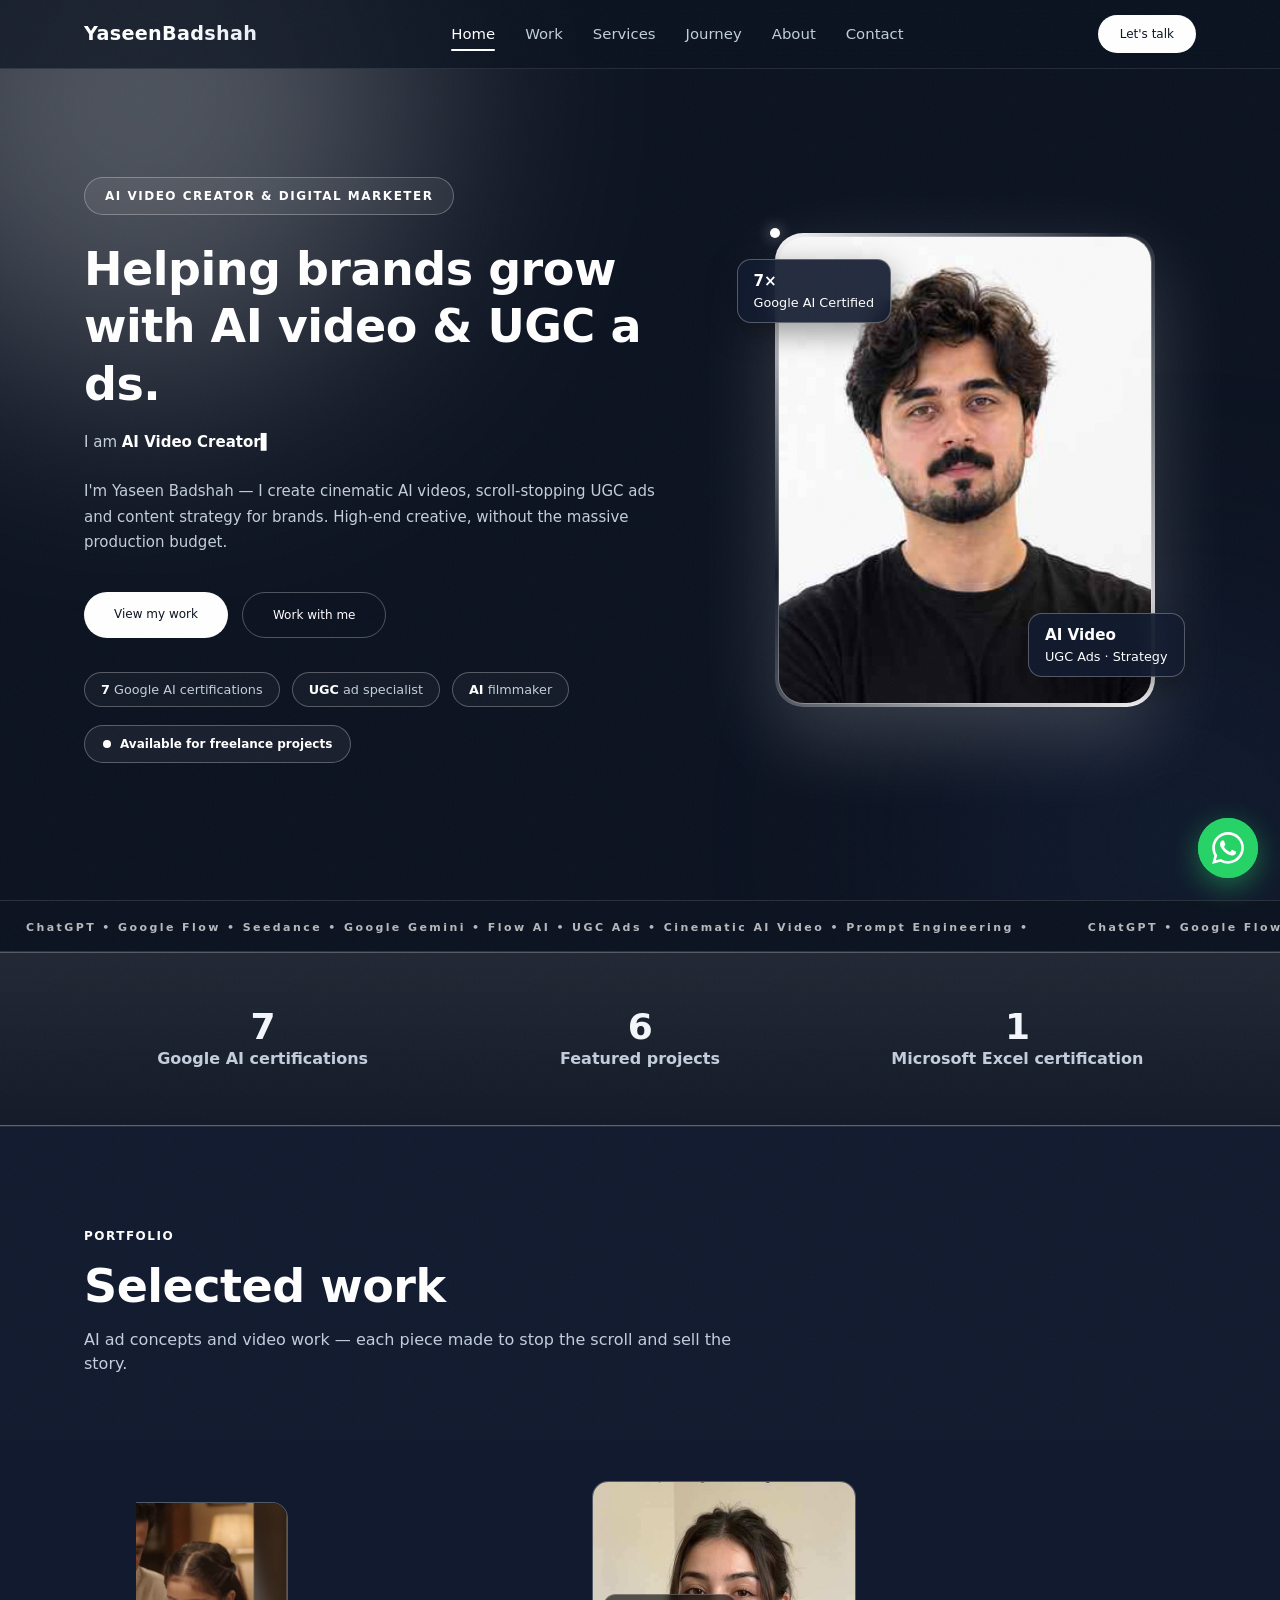
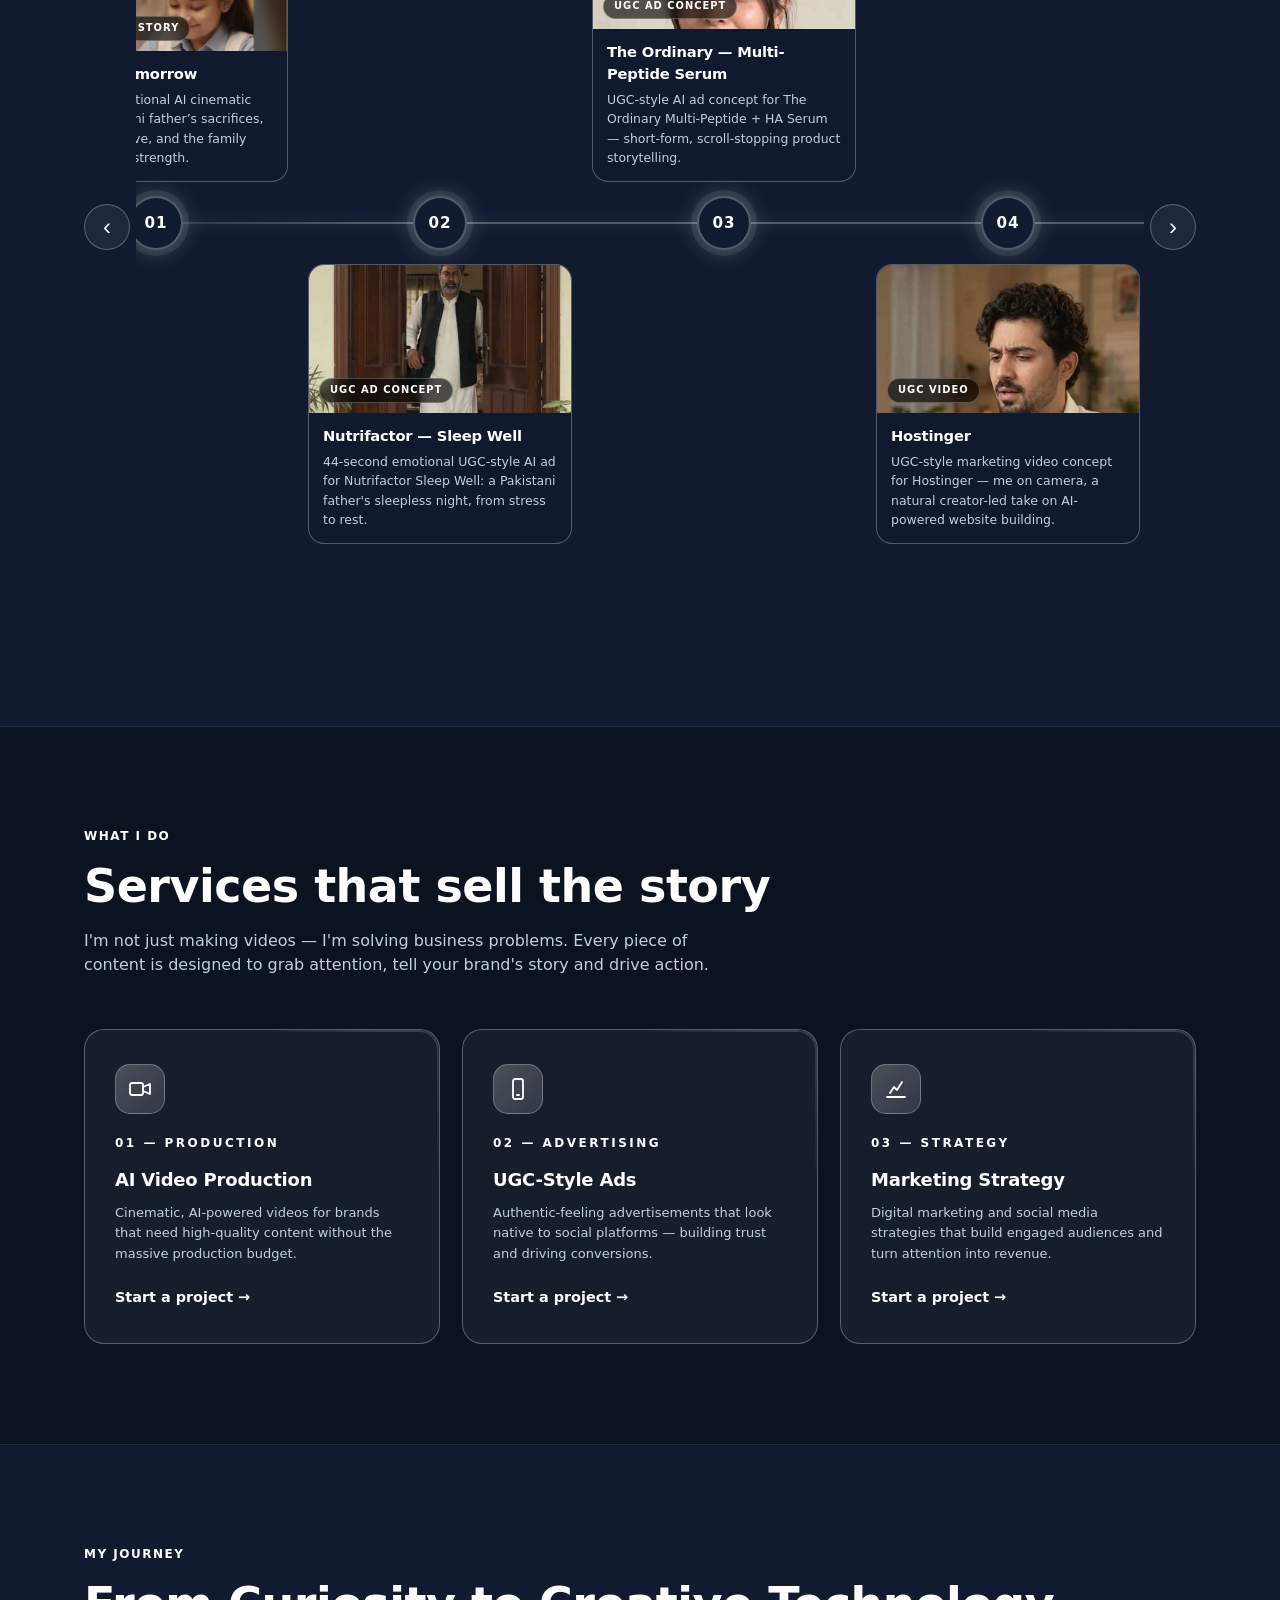
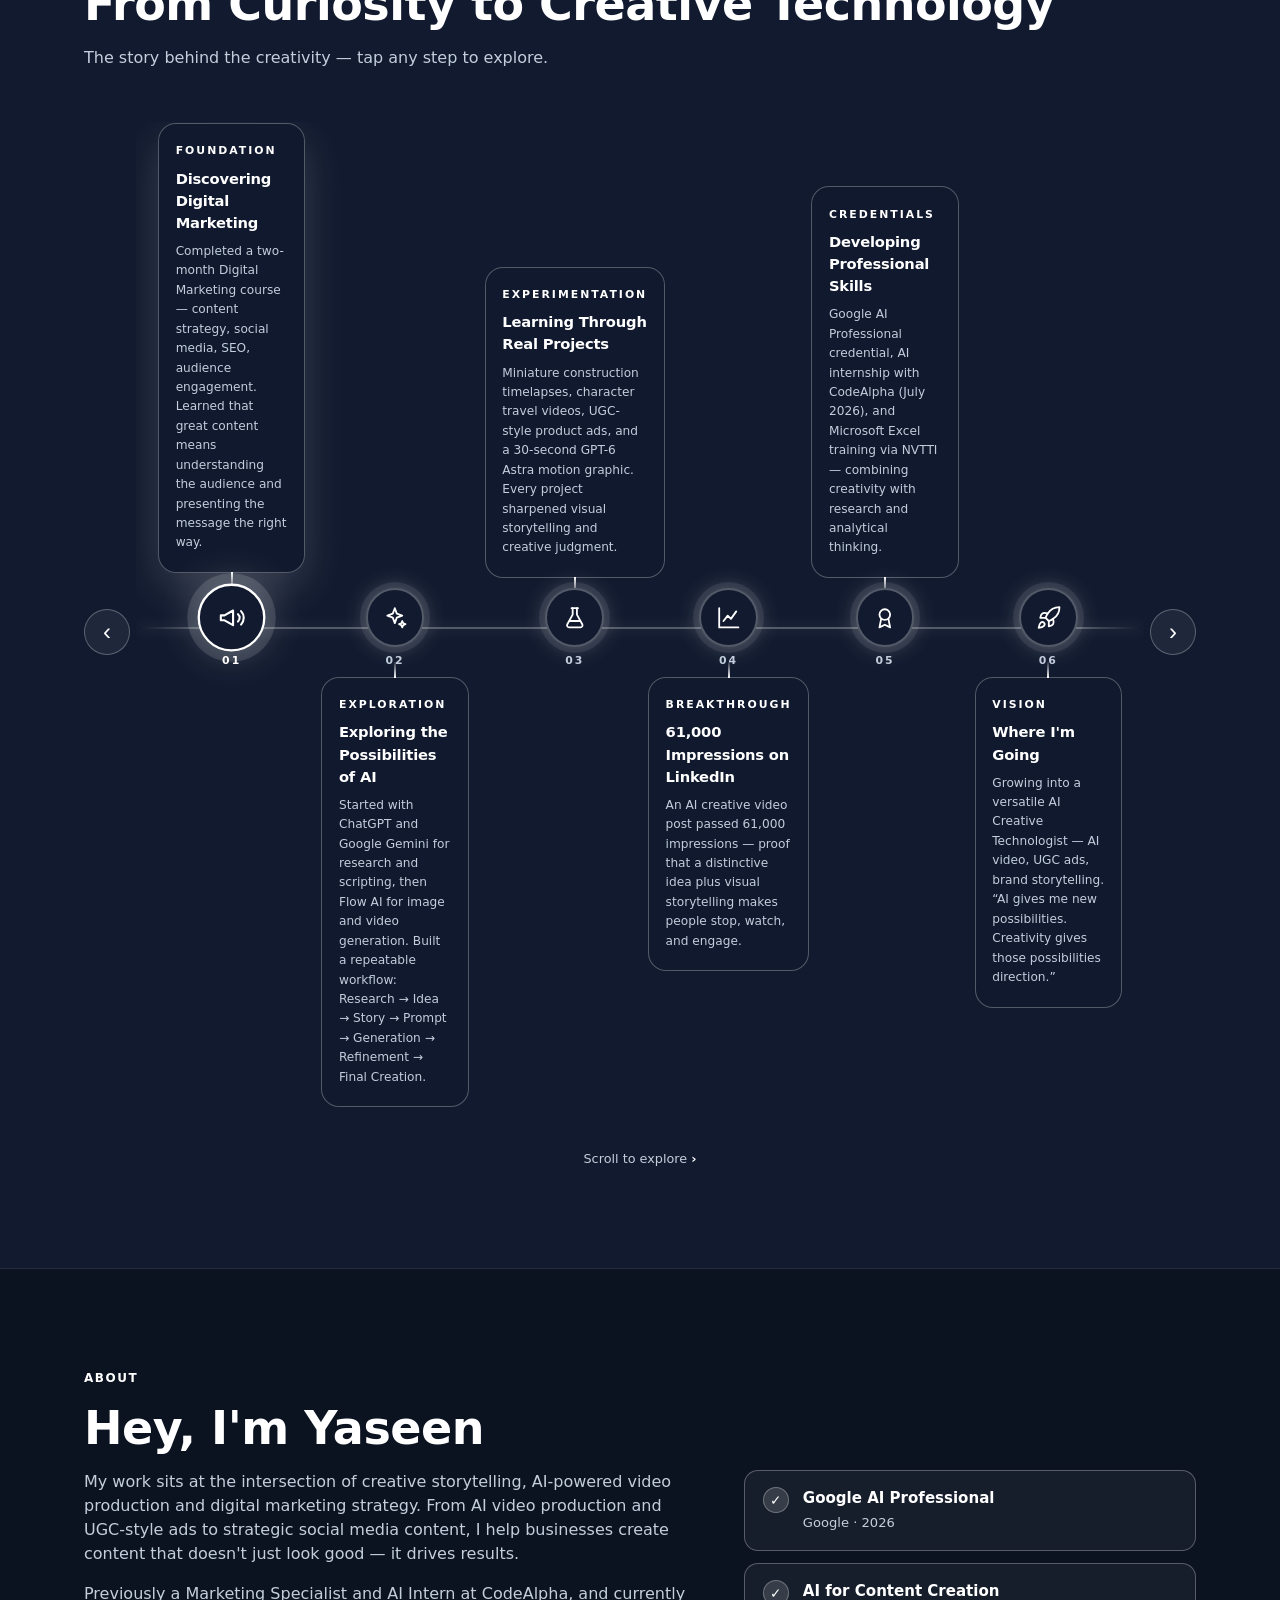
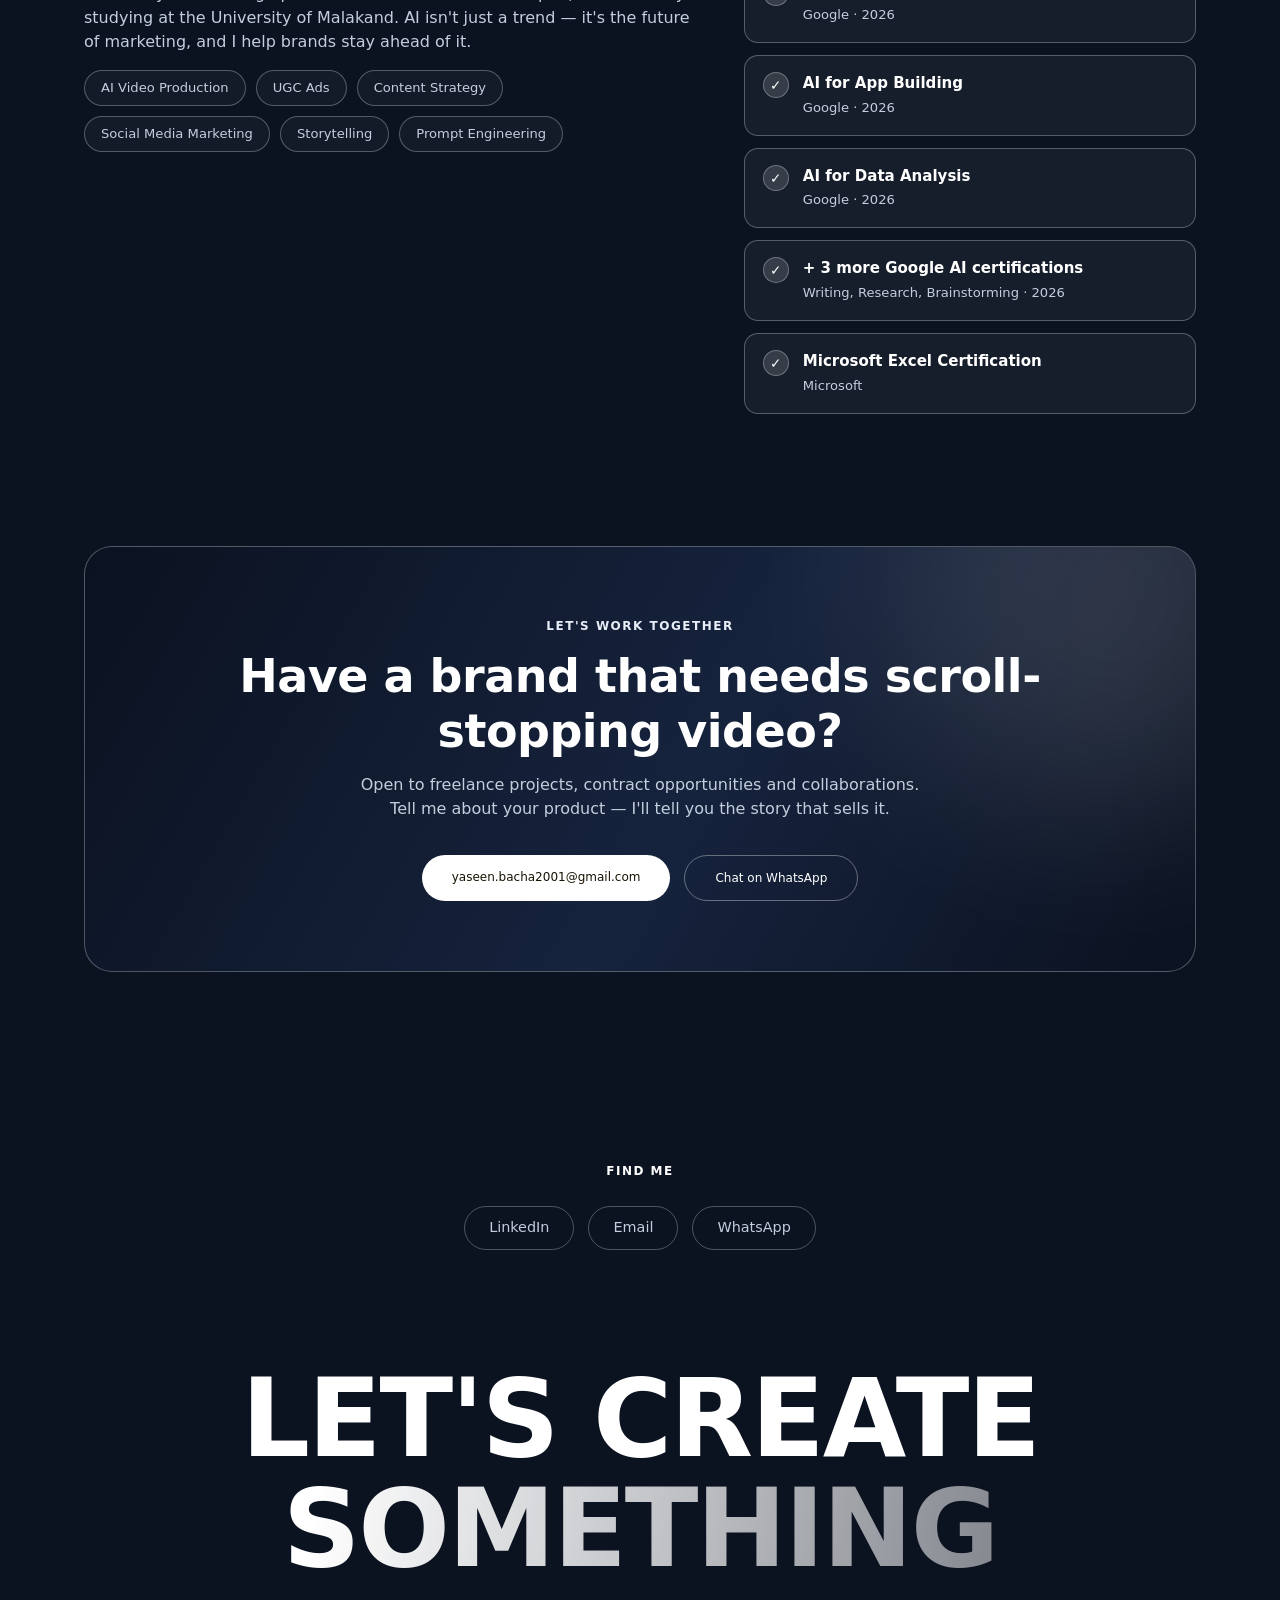
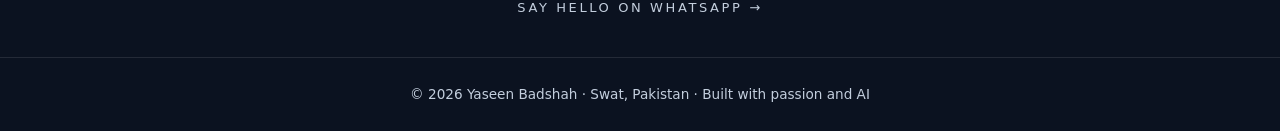
<file: index.html>
<!DOCTYPE html><html lang="en"><head><meta charset="UTF-8" /><meta name="viewport" content="width=device-width, initial-scale=1.0" /><title>Yaseen Badshah — AI Video Creator | UGC Ads & Cinematic AI Video</title><meta name="description" content="AI video creator helping brands grow with cinematic AI videos, AI UGC ads and AI product videos. Digital marketing strategy that turns views into customers." /><link rel="canonical" href="https://yaseenbadshahai.github.io/portfolio-website/" /><meta name="robots" content="index, follow" /><meta name="theme-color" content="#0b1220" /><meta property="og:type" content="website" /><meta property="og:site_name" content="Yaseen Badshah — AI Video Creator" /><meta property="og:title" content="Yaseen Badshah — AI Video Creator | UGC Ads & Cinematic AI Video" /><meta property="og:description" content="Cinematic AI videos, AI UGC ads and AI product videos for brands that want to grow." /><meta property="og:url" content="https://yaseenbadshahai.github.io/portfolio-website/" /><meta name="twitter:card" content="summary" /><meta name="twitter:title" content="Yaseen Badshah — AI Video Creator | UGC Ads & Cinematic AI Video" /><meta name="twitter:description" content="Cinematic AI videos, AI UGC ads and AI product videos for brands that want to grow." /><script type="application/ld+json">{"@context":"https://schema.org","@type":"Person","name":"Yaseen Badshah","jobTitle":"AI Video Creator & Digital Marketer","url":"https://yaseenbadshahai.github.io/portfolio-website/","description":"Helps brands grow with cinematic AI videos, AI UGC ads and AI product videos.","knowsAbout":["AI video creation","UGC ads","AI UGC ads","cinematic AI video","AI product video","digital marketing"]}</script><link rel="icon" href="data:image/svg+xml,%3Csvg xmlns='http://www.w3.org/2000/svg' viewBox='0 0 64 64'%3E%3Crect width='64' height='64' rx='14' fill='%230b1220'/%3E%3Ctext x='32' y='44' font-family='Arial' font-size='34' font-weight='bold' fill='white' text-anchor='middle'%3EY%3C/text%3E%3C/svg%3E"><link rel="stylesheet" href="styles.css"></head><body><div id="pb"></div><div class="gr" aria-hidden="true"></div><div class="cd" aria-hidden="true"></div><div class="cr" aria-hidden="true"></div><nav><div class="wrap"><a class="logo" href="#top">Yaseen<span>Badshah</span></a><button class="burger" id="burger" aria-label="Menu">☰</button><div class="links" id="navLinks"><a href="#top">Home</a><a href="#work">Work</a><a href="#services">Services</a><a href="#journey">Journey</a><a href="#about">About</a><a href="#contact">Contact</a></div><a class="btn" href="#contact">Let's talk</a></div></nav><header id="top"><div class="hero-glow hg1"></div><div class="hero-glow hg2"></div><div class="wrap hero-grid"><div><span class="eyebrow reveal">AI Video Creator &amp; Digital Marketer</span><h1 class="reveal">Helping brands grow <span class="grad">with AI video & UGC ads.</span></h1><div class="rl">I am&nbsp;<span id="sc"></span><span class="ct">▌</span></div><p class="sub reveal">I'm Yaseen Badshah — I create cinematic AI videos, scroll-stopping UGC ads and content strategy for brands. High-end creative, without the massive production budget.</p><div class="cta reveal"><a class="btn" href="#work">View my work</a><a class="btn ghost" href="#contact">Work with me</a></div><div class="hero-badges reveal"><span><b>7</b> Google AI certifications</span><span><b>UGC</b> ad specialist</span><span><b>AI</b> filmmaker</span></div><div><span class="av"><i></i>Available for freelance projects</span></div></div><div class="portrait-wrap reveal"><div class="portrait-frame"><span class="orbit-dot" aria-hidden="true"></span><img class="portrait" src="[data-uri]" alt="Yaseen Badshah" /></div><div class="float-card fc1"><b>7×</b>Google AI Certified</div><div class="float-card fc2"><b>AI Video</b>UGC Ads · Strategy</div></div></div></header><div class="mq" aria-hidden="true"><div><span>ChatGPT • Google Flow • Seedance • Google Gemini • Flow AI • UGC Ads • Cinematic AI Video • Prompt Engineering • </span></div></div><div class="stat-band"><div class="wrap"><div class="stat reveal"><b>7</b><span>Google AI certifications</span></div><div class="stat reveal"><b>6</b><span>Featured projects</span></div><div class="stat reveal"><b>1</b><span>Microsoft Excel certification</span></div></div></div><section id="work"><div class="wrap"><div class="eyebrow2 reveal">Portfolio</div><h2 class="reveal">Selected <span class="grad">work</span></h2><p class="lead reveal">AI ad concepts and video work — each piece made to stop the scroll and sell the story.</p><div class="journey reveal" id="workJourney"><button class="w-arrow j-prev" aria-label="Scroll work left">&#8249;</button><div class="j-scroll" id="wScroll"><div class="w-strip"><div class="j-line" aria-hidden="true"></div><div class="w-item"><div class="w-slot w-above"><a class="w-card" href="https://lnkd.in/p/dkM9ERg8" target="_blank" rel="noopener"><span class="w-thumb"><img src="[data-uri]" alt="For Their Tomorrow — father and daughter at the table" loading="lazy"><span class="w-tag">AI cinematic story</span></span><span class="w-body"><span class="w-title">For Their Tomorrow</span><span class="w-desc">43-second emotional AI cinematic story: a Pakistani father’s sacrifices, a daughter’s love, and the family that gives him strength.</span></span></a></div><div class="w-node"><span class="w-ring">01</span></div><div class="w-slot w-below"></div></div><div class="w-item"><div class="w-slot w-above"></div><div class="w-node"><span class="w-ring">02</span></div><div class="w-slot w-below"><a class="w-card" href="https://www.linkedin.com/feed/update/urn:li:activity:7514227326063239168/" target="_blank" rel="noopener"><span class="w-thumb"><img src="[data-uri]" alt="Nutrifactor Sleep Well ad" loading="lazy"><span class="w-tag">UGC ad concept</span></span><span class="w-body"><span class="w-title">Nutrifactor — Sleep Well</span><span class="w-desc">44-second emotional UGC-style AI ad for Nutrifactor Sleep Well: a Pakistani father&#x27;s sleepless night, from stress to rest.</span></span></a></div></div><div class="w-item"><div class="w-slot w-above"><a class="w-card" href="https://www.linkedin.com/feed/update/urn:li:activity:7512495942143627264/" target="_blank" rel="noopener"><span class="w-thumb"><img src="[data-uri]" alt="The Ordinary serum ad" loading="lazy"><span class="w-tag">UGC ad concept</span></span><span class="w-body"><span class="w-title">The Ordinary — Multi-Peptide Serum</span><span class="w-desc">UGC-style AI ad concept for The Ordinary Multi-Peptide + HA Serum — short-form, scroll-stopping product storytelling.</span></span></a></div><div class="w-node"><span class="w-ring">03</span></div><div class="w-slot w-below"></div></div><div class="w-item"><div class="w-slot w-above"></div><div class="w-node"><span class="w-ring">04</span></div><div class="w-slot w-below"><a class="w-card" href="https://www.linkedin.com/feed/update/urn:li:activity:7510031796843991040/" target="_blank" rel="noopener"><span class="w-thumb"><img src="[data-uri]" alt="Hostinger video" loading="lazy"><span class="w-tag">UGC video</span></span><span class="w-body"><span class="w-title">Hostinger</span><span class="w-desc">UGC-style marketing video concept for Hostinger — me on camera, a natural creator-led take on AI-powered website building.</span></span></a></div></div><div class="w-item"><div class="w-slot w-above"><a class="w-card" href="https://www.linkedin.com/feed/update/urn:li:activity:7514227282723364865/" target="_blank" rel="noopener"><span class="w-thumb"><img src="[data-uri]" alt="GPT-6 Astra motion graphic" loading="lazy"><span class="w-tag">Motion graphics</span></span><span class="w-body"><span class="w-title">GPT-6 Astra</span><span class="w-desc">30-second AI motion-graphic ad concept.</span></span></a></div><div class="w-node"><span class="w-ring">05</span></div><div class="w-slot w-below"></div></div><div class="w-item"><div class="w-slot w-above"></div><div class="w-node"><span class="w-ring">06</span></div><div class="w-slot w-below"><a class="w-card" href="https://www.linkedin.com/feed/update/urn:li:activity:7509677001197260800/" target="_blank" rel="noopener"><span class="w-thumb"><img src="[data-uri]" alt="Shoe brand story" loading="lazy"><span class="w-tag">UGC video</span></span><span class="w-body"><span class="w-title">Shoe Brand — UGC Video</span><span class="w-desc">UGC-style AI video ad crafted for a shoe brand campaign.</span></span></a></div></div><div class="w-item"><div class="w-slot w-above"><a class="w-card" href="https://www.linkedin.com/feed/update/urn:li:ugcPost:7480361943845781504/" target="_blank" rel="noopener"><span class="w-thumb"><img src="[data-uri]" alt="John the gorilla travel vlogger" loading="lazy"><span class="w-tag">AI vlog series</span></span><span class="w-body"><span class="w-title">John — Gorilla Travel Vlogger</span><span class="w-desc">AI-generated vlog-format video (Veo 3): John the gorilla explores Times Square, NYC.</span></span></a></div><div class="w-node"><span class="w-ring">07</span></div><div class="w-slot w-below"></div></div><div class="w-item"><div class="w-slot w-above"></div><div class="w-node"><span class="w-ring">08</span></div><div class="w-slot w-below"><a class="w-card" href="https://www.linkedin.com/feed/update/urn:li:activity:7518358966733729793/" target="_blank" rel="noopener"><span class="w-thumb"><img src="[data-uri]" alt="Nutrifactor Sleep Well UGC ad" loading="lazy"><span class="w-tag">AI UGC ad</span></span><span class="w-body"><span class="w-title">Nutrifactor — Sleep Well UGC Ad</span><span class="w-desc">50-second AI UGC-style ad for Nutrifactor Sleep Well — a father awake at 2 a.m., his new night routine, and a fresh morning. Hook, problem, product, result: built like a real creator video.</span></span></a></div></div></div></div><button class="w-arrow j-next" aria-label="Scroll work right">&#8250;</button></div></div></section><section id="services"><div class="wrap"><div class="eyebrow2 reveal">What I do</div><h2 class="reveal">Services that <span class="grad">sell the story</span></h2><p class="lead reveal">I'm not just making videos — I'm solving business problems. Every piece of content is designed to grab attention, tell your brand's story and drive action.</p><div class="grid3"><div class="card reveal"><div class="icon"><svg viewBox="0 0 24 24"><rect x="2" y="6" width="13" height="12" rx="2"/><path d="M15 10l7-3v10l-7-3z"/></svg></div><span class="tagline">01 — Production</span><h3>AI Video Production</h3><p>Cinematic, AI-powered videos for brands that need high-quality content without the massive production budget.</p><a class="go" href="#contact">Start a project →</a></div><div class="card reveal"><div class="icon"><svg viewBox="0 0 24 24"><rect x="7" y="2" width="10" height="20" rx="2"/><path d="M11 18h2"/></svg></div><span class="tagline">02 — Advertising</span><h3>UGC-Style Ads</h3><p>Authentic-feeling advertisements that look native to social platforms — building trust and driving conversions.</p><a class="go" href="#contact">Start a project →</a></div><div class="card reveal"><div class="icon"><svg viewBox="0 0 24 24"><path d="M3 20h18"/><path d="M6 16l4-6 3 3 5-8"/></svg></div><span class="tagline">03 — Strategy</span><h3>Marketing Strategy</h3><p>Digital marketing and social media strategies that build engaged audiences and turn attention into revenue.</p><a class="go" href="#contact">Start a project →</a></div></div></div></section><section id="journey"><div class="wrap"><div class="eyebrow2 reveal">My Journey</div><h2 class="reveal">From Curiosity to <span class="grad">Creative Technology</span></h2><p class="lead reveal">The story behind the creativity — tap any step to explore.</p><div class="journey reveal"><button class="j-arrow j-prev" aria-label="Scroll journey left">&#8249;</button><div class="j-scroll" id="jScroll"><div class="j-strip"><div class="j-line" aria-hidden="true"></div><div class="j-item"><div class="j-slot j-above"><div class="j-card"><span class="j-tag">Foundation</span><h3>Discovering Digital Marketing</h3><p>Completed a two-month Digital Marketing course — content strategy, social media, SEO, audience engagement. Learned that great content means understanding the audience and presenting the message the right way.</p></div></div><button class="j-node" aria-label="Step 1: Discovering Digital Marketing"><span class="j-ring"><svg viewBox="0 0 24 24"><path d="M3 10v4h3l7 4V6l-7 4H3z"/><path d="M17 9a4 4 0 010 6"/><path d="M19.5 6.5a8 8 0 010 11"/></svg></span><span class="j-num">01</span></button><div class="j-slot j-below"></div></div><div class="j-item"><div class="j-slot j-above"></div><button class="j-node" aria-label="Step 2: Exploring the Possibilities of AI"><span class="j-ring"><svg viewBox="0 0 24 24"><path d="M12 3l1.9 5.1L19 10l-5.1 1.9L12 17l-1.9-5.1L5 10l5.1-1.9L12 3z"/><path d="M19 15l.9 2.1L22 18l-2.1.9L19 21l-.9-2.1L16 18l2.1-.9L19 15z"/></svg></span><span class="j-num">02</span></button><div class="j-slot j-below"><div class="j-card"><span class="j-tag">Exploration</span><h3>Exploring the Possibilities of AI</h3><p>Started with ChatGPT and Google Gemini for research and scripting, then Flow AI for image and video generation. Built a repeatable workflow: Research &rarr; Idea &rarr; Story &rarr; Prompt &rarr; Generation &rarr; Refinement &rarr; Final Creation.</p></div></div></div><div class="j-item"><div class="j-slot j-above"><div class="j-card"><span class="j-tag">Experimentation</span><h3>Learning Through Real Projects</h3><p>Miniature construction timelapses, character travel videos, UGC-style product ads, and a 30-second GPT-6 Astra motion graphic. Every project sharpened visual storytelling and creative judgment.</p></div></div><button class="j-node" aria-label="Step 3: Learning Through Real Projects"><span class="j-ring"><svg viewBox="0 0 24 24"><path d="M9 3h6"/><path d="M10 3v6l-5 9a2 2 0 001.8 3h10.4a2 2 0 001.8-3l-5-9V3"/><path d="M7.5 15h9"/></svg></span><span class="j-num">03</span></button><div class="j-slot j-below"></div></div><div class="j-item"><div class="j-slot j-above"></div><button class="j-node" aria-label="Step 4: 61,000 Impressions on LinkedIn"><span class="j-ring"><svg viewBox="0 0 24 24"><path d="M3 3v18h18"/><path d="M7 15l4-5 3 3 5-7"/></svg></span><span class="j-num">04</span></button><div class="j-slot j-below"><div class="j-card"><span class="j-tag gold">Breakthrough</span><h3>61,000 Impressions on LinkedIn</h3><p>An AI creative video post passed 61,000 impressions — proof that a distinctive idea plus visual storytelling makes people stop, watch, and engage.</p></div></div></div><div class="j-item"><div class="j-slot j-above"><div class="j-card"><span class="j-tag">Credentials</span><h3>Developing Professional Skills</h3><p>Google AI Professional credential, AI internship with CodeAlpha (July 2026), and Microsoft Excel training via NVTTI — combining creativity with research and analytical thinking.</p></div></div><button class="j-node" aria-label="Step 5: Developing Professional Skills"><span class="j-ring"><svg viewBox="0 0 24 24"><circle cx="12" cy="9" r="5"/><path d="M8.5 13.5L7 21l5-2.5L17 21l-1.5-7.5"/></svg></span><span class="j-num">05</span></button><div class="j-slot j-below"></div></div><div class="j-item"><div class="j-slot j-above"></div><button class="j-node" aria-label="Step 6: Where I'm Going"><span class="j-ring"><svg viewBox="0 0 24 24"><path d="M4.5 16.5c-1.5 1.26-2 5-2 5s3.74-.5 5-2c.71-.84.7-2.13-.09-2.91a2.18 2.18 0 0 0-2.91-.09z"/><path d="m12 15-3-3a22 22 0 0 1 2-3.95A12.88 12.88 0 0 1 22 2c0 2.72-.78 7.5-6 11a22.35 22.35 0 0 1-4 2z"/><path d="M9 12H4s.55-3.03 2-4c1.62-1.08 5 0 5 0"/><path d="M12 15v5s3.03-.55 4-2c1.08-1.62 0-5 0-5"/></svg></span><span class="j-num">06</span></button><div class="j-slot j-below"><div class="j-card"><span class="j-tag">Vision</span><h3>Where I'm Going</h3><p>Growing into a versatile AI Creative Technologist — AI video, UGC ads, brand storytelling. &ldquo;AI gives me new possibilities. Creativity gives those possibilities direction.&rdquo;</p></div></div></div></div></div><button class="j-arrow j-next" aria-label="Scroll journey right">&#8250;</button></div><div class="j-hint reveal">Scroll to explore <span>&#8250;</span></div></div></section><section id="about"><div class="wrap"><div class="eyebrow2 reveal">About</div><h2 class="reveal">Hey, I'm <span class="grad">Yaseen</span></h2><div class="about-grid"><div class="reveal"><p>My work sits at the intersection of creative storytelling, AI-powered video production and digital marketing strategy. From AI video production and UGC-style ads to strategic social media content, I help businesses create content that doesn't just look good — it drives results.</p><p>Previously a Marketing Specialist and AI Intern at CodeAlpha, and currently studying at the University of Malakand. AI isn't just a trend — it's the future of marketing, and I help brands stay ahead of it.</p><div class="pill-list"><span class="pill">AI Video Production</span><span class="pill">UGC Ads</span><span class="pill">Content Strategy</span><span class="pill">Social Media Marketing</span><span class="pill">Storytelling</span><span class="pill">Prompt Engineering</span></div></div><div class="reveal"><div class="cert"><div class="tick">✓</div><div><b>Google AI Professional</b><span>Google · 2026</span></div></div><div class="cert"><div class="tick">✓</div><div><b>AI for Content Creation</b><span>Google · 2026</span></div></div><div class="cert"><div class="tick">✓</div><div><b>AI for App Building</b><span>Google · 2026</span></div></div><div class="cert"><div class="tick">✓</div><div><b>AI for Data Analysis</b><span>Google · 2026</span></div></div><div class="cert"><div class="tick">✓</div><div><b>+ 3 more Google AI certifications</b><span>Writing, Research, Brainstorming · 2026</span></div></div><div class="cert"><div class="tick">✓</div><div><b>Microsoft Excel Certification</b><span>Microsoft</span></div></div></div></div></div></section><section class="cta-band" id="contact" style="padding-top:20px"><div class="wrap"><div class="cta-box reveal"><div class="eyebrow2" style="color:#e8eef7">Let's work together</div><h2>Have a brand that needs <span class="grad">scroll-stopping video?</span></h2><p>Open to freelance projects, contract opportunities and collaborations. Tell me about your product — I'll tell you the story that sells it.</p><div class="cta-row"><a class="btn gold" href="https://mail.google.com/mail/?view=cm&fs=1&to=yaseen.bacha2001@gmail.com" target="_blank" rel="noopener">yaseen.bacha2001@gmail.com</a><a class="btn ghost" style="border-color:rgba(255,255,255,.35);color:#fff" href="https://wa.me/923460496038" target="_blank" rel="noopener">Chat on WhatsApp</a></div></div></div></section><div class="contact-mini"><div class="wrap"><div class="eyebrow2 reveal">Find me</div><div class="socials reveal"><a href="https://www.linkedin.com/in/yaseen-badshah-25114a260/" target="_blank" rel="noopener">LinkedIn</a><a href="https://mail.google.com/mail/?view=cm&fs=1&to=yaseen.bacha2001@gmail.com" target="_blank" rel="noopener">Email</a><a href="https://wa.me/923460496038" target="_blank" rel="noopener">WhatsApp</a></div></div></div><a class="gt" href="https://wa.me/923460496038" target="_blank" rel="noopener"><b>LET'S CREATE SOMETHING</b><small>SAY HELLO ON WHATSAPP →</small></a><footer>© 2026 Yaseen Badshah · Swat, Pakistan · Built with passion and AI</footer><button id="toTop" aria-label="Back to top"><svg viewBox="0 0 36 36" aria-hidden="true"><circle class="tt-bg" cx="18" cy="18" r="15.5"/><circle class="tt-ring" cx="18" cy="18" r="15.5"/></svg><span class="tt-arrow">&uarr;</span></button><a class="wa-float" href="https://wa.me/923460496038" target="_blank" rel="noopener" aria-label="Chat on WhatsApp"><svg xmlns="http://www.w3.org/2000/svg" viewBox="0 0 24 24"><path d="M17.472 14.382c-.297-.149-1.758-.867-2.03-.967-.273-.099-.471-.148-.67.15-.197.297-.767.966-.94 1.164-.173.199-.347.223-.644.075-.297-.15-1.255-.463-2.39-1.475-.883-.788-1.48-1.761-1.653-2.059-.173-.297-.018-.458.13-.606.134-.133.298-.347.446-.52.149-.174.198-.298.298-.497.099-.198.05-.371-.025-.52-.075-.149-.669-1.612-.916-2.207-.242-.579-.487-.5-.669-.51-.173-.008-.371-.01-.57-.01-.198 0-.52.074-.792.372-.272.297-1.04 1.016-1.04 2.479 0 1.462 1.065 2.875 1.213 3.074.149.198 2.096 3.2 5.077 4.487.709.306 1.262.489 1.694.625.712.227 1.36.195 1.871.118.571-.085 1.758-.719 2.006-1.413.248-.694.248-1.289.173-1.413-.074-.124-.272-.198-.57-.347m-5.421 7.403h-.004a9.87 9.87 0 01-5.031-1.378l-.361-.214-3.741.982.998-3.648-.235-.374a9.86 9.86 0 01-1.51-5.26c.001-5.45 4.436-9.884 9.888-9.884 2.64 0 5.122 1.03 6.988 2.898a9.825 9.825 0 012.893 6.994c-.003 5.45-4.437 9.884-9.885 9.884m8.413-18.297A11.815 11.815 0 0012.05 0C5.495 0 .16 5.335.157 11.892c0 2.096.547 4.142 1.588 5.945L.057 24l6.305-1.654a11.882 11.882 0 005.683 1.448h.005c6.554 0 11.89-5.335 11.893-11.893a11.821 11.821 0 00-3.48-8.413Z"/></svg></a><script>document.body.classList.add('ready');var mq=document.querySelector('.mq div');if(mq){mq.innerHTML+=mq.innerHTML;}var reduceMotion = window.matchMedia('(prefers-reduced-motion: reduce)').matches;var burger = document.getElementById('burger');var navLinks = document.getElementById('navLinks');if (burger && navLinks) {burger.addEventListener('click', function(){ navLinks.classList.toggle('open'); });navLinks.querySelectorAll('a').forEach(function(a){a.addEventListener('click', function(){ navLinks.classList.remove('open'); });});}document.querySelectorAll('.grid3, .grid2').forEach(function(grid){Array.prototype.forEach.call(grid.children, function(el, i){el.style.transitionDelay = (i * 90) + 'ms';});});var io = new IntersectionObserver(function(es){es.forEach(function(e){if (e.isIntersecting) { e.target.classList.add('in'); io.unobserve(e.target); }});}, {threshold:.12});document.querySelectorAll('.reveal').forEach(function(el){ if (!el.closest('header')) io.observe(el); });var nav = document.querySelector('nav');var secIds = ['top','work','services','journey','about','contact'];var linkEls = Array.prototype.slice.call(document.querySelectorAll('#navLinks a'));var ticking = false;function onScroll(){var y = window.scrollY || window.pageYOffset;nav.classList.toggle('scrolled', y > 40);var cur = '';secIds.forEach(function(id){var s = document.getElementById(id);if (s && s.getBoundingClientRect().top < window.innerHeight * .4) cur = id;});linkEls.forEach(function(a){a.classList.toggle('active', a.getAttribute('href') === '#' + cur);});var tt = document.getElementById('toTop');if (tt){tt.classList.toggle('show', y > 600);var dh = document.documentElement.scrollHeight - window.innerHeight;var pr = dh > 0 ? Math.min(y / dh, 1) : 0;var ring = tt.querySelector('.tt-ring');if (ring) ring.style.strokeDashoffset = (97.4 * (1 - pr)).toFixed(1);}ticking = false;}window.addEventListener('scroll', function(){if (!ticking) { window.requestAnimationFrame(onScroll); ticking = true; }}, {passive:true});onScroll();var toTopBtn = document.getElementById('toTop');if (toTopBtn) toTopBtn.addEventListener('click', function(){window.scrollTo({top:0, behavior: reduceMotion ? 'auto' : 'smooth'});});var jScroll = document.getElementById('jScroll');if (jScroll) {var jNodes = Array.prototype.slice.call(document.querySelectorAll('.j-node'));function activateJourney(i){jNodes.forEach(function(n, k){var on = (k === i);n.classList.toggle('active', on);var card = n.parentElement.querySelector('.j-card');if (card) card.classList.toggle('lit', on);});}var autoTimer = null, resumeTimer = null, dragging = false, dragMoved = 0;var dragStartX = 0, dragStartL = 0;function jMax(){ return jScroll.scrollWidth - jScroll.clientWidth; }function startAuto(){if (reduceMotion || autoTimer) return;autoTimer = setInterval(function(){if (dragging) return;var max = jMax();if (max <= 4) return;var next = jScroll.scrollLeft + 2;if (next >= max - 2) { jScroll.scrollTo({left:0}); }else { jScroll.scrollLeft = next; }}, 32);}function stopAuto(){if (autoTimer){ clearInterval(autoTimer); autoTimer = null; }}function pauseAuto(ms){stopAuto();if (resumeTimer) clearTimeout(resumeTimer);if (!reduceMotion) resumeTimer = setTimeout(startAuto, ms || 4000);}Array.prototype.forEach.call(document.querySelectorAll('.j-arrow'), function(btn){btn.addEventListener('click', function(){jScroll.scrollBy({left:(btn.classList.contains('j-next') ? 1 : -1) * 300, behavior:'smooth'});pauseAuto(5000);});});jNodes.forEach(function(n, i){n.addEventListener('click', function(){ activateJourney(i); pauseAuto(8000); });});activateJourney(0);var journeyBox = jScroll.closest('.journey');if (journeyBox){journeyBox.addEventListener('mouseenter', stopAuto);journeyBox.addEventListener('mouseleave', function(){ pauseAuto(1500); });}jScroll.addEventListener('touchstart', function(){ pauseAuto(6000); }, {passive:true});jScroll.addEventListener('pointerdown', function(e){if (e.pointerType !== 'mouse' || e.button !== 0) return;dragging = true; dragMoved = 0;dragStartX = e.clientX; dragStartL = jScroll.scrollLeft;jScroll.classList.add('dragging');pauseAuto(6000);});window.addEventListener('pointermove', function(e){if (!dragging) return;var dx = e.clientX - dragStartX;if (Math.abs(dx) > dragMoved) dragMoved = Math.abs(dx);jScroll.scrollLeft = dragStartL - dx;});window.addEventListener('pointerup', function(){if (!dragging) return;dragging = false;jScroll.classList.remove('dragging');if (dragMoved > 8){var swallow = function(ev){ ev.stopPropagation(); ev.preventDefault(); };jScroll.addEventListener('click', swallow, true);setTimeout(function(){ jScroll.removeEventListener('click', swallow, true); }, 60);}pauseAuto(6000);});startAuto();}var fine=matchMedia('(pointer:fine)').matches,RM=reduceMotion;if(!RM&&fine){document.documentElement.style.scrollBehavior='auto';var sy=scrollY,ty=sy,rS=0;function TS(){sy+=(ty-sy)*.13;if(Math.abs(ty-sy)<.6){sy=ty;rS=0;scrollTo(0,sy);return}scrollTo(0,sy);rS=requestAnimationFrame(TS)}addEventListener('wheel',function(e){if(e.ctrlKey)return;var m=document.documentElement,w=m.scrollHeight-innerHeight;if(w<=0)return;ty=Math.min(w,Math.max(0,ty+e.deltaY*(e.deltaMode?16:1)));if(!rS)rS=requestAnimationFrame(TS);e.preventDefault()},{passive:false});addEventListener('scroll',function(){if(!rS){sy=scrollY;ty=sy}},{passive:true});document.querySelectorAll('a[href^="#"]').forEach(function(a){a.addEventListener('click',function(e){var h=a.getAttribute('href');if(h.length<2)return;var t=document.querySelector(h);if(!t)return;e.preventDefault();ty=Math.max(0,Math.min(document.documentElement.scrollHeight-innerHeight,t.getBoundingClientRect().top+sy-80));if(!rS)rS=requestAnimationFrame(TS);navLinks.classList.remove('open')})});addEventListener('click',function(e){if(e.target.closest&&e.target.closest('#toTop')){e.stopPropagation();e.preventDefault();ty=0;if(!rS)rS=requestAnimationFrame(TS)}},true);}var pb=document.getElementById('pb');if(pb)addEventListener('scroll',function(){var d=document.documentElement.scrollHeight-innerHeight;pb.style.transform='scaleX('+(d>0?scrollY/d:0)+')'},{passive:true});if(!RM&&fine){var cd=document.querySelector('.cd'),cr=document.querySelector('.cr');if(cd&&cr){document.documentElement.classList.add('cur');var mx=innerWidth/2,my=innerHeight/2,rx=mx,ry=my;addEventListener('mousemove',function(e){mx=e.clientX;my=e.clientY;cd.style.opacity=cr.style.opacity=1;cd.style.transform='translate('+mx+'px,'+my+'px) translate(-50%,-50%)'});(function LP(){rx+=(mx-rx)*.17;ry+=(my-ry)*.17;cr.style.transform='translate('+rx+'px,'+ry+'px) translate(-50%,-50%)';requestAnimationFrame(LP)})();document.querySelectorAll('a,button,.j-node').forEach(function(el){el.addEventListener('mouseenter',function(){cr.classList.add('b')});el.addEventListener('mouseleave',function(){cr.classList.remove('b')})});}}var wScroll=document.getElementById('wScroll');if(wScroll){var wMax=function(){return wScroll.scrollWidth-wScroll.clientWidth;};var wAuto=null,wResume=null,wDragging=false,wMoved=0,wSX=0,wSL=0;function wStartAuto(){if(reduceMotion||wAuto)return;wAuto=setInterval(function(){if(wDragging)return;var m=wMax();if(m<=4)return;var nx=wScroll.scrollLeft+2;if(nx>=m-2){wScroll.scrollTo({left:0});}else{wScroll.scrollLeft=nx;}},32);}function wStopAuto(){if(wAuto){clearInterval(wAuto);wAuto=null;}}function wPause(ms){wStopAuto();if(wResume)clearTimeout(wResume);if(!reduceMotion)wResume=setTimeout(wStartAuto,ms||4000);}Array.prototype.forEach.call(document.querySelectorAll('#workJourney .w-arrow'),function(b){b.addEventListener('click',function(){wScroll.scrollBy({left:(b.classList.contains('j-next')?1:-1)*320,behavior:'smooth'});wPause(5000);});});var wBox=wScroll.closest('.journey');if(wBox){wBox.addEventListener('mouseenter',wStopAuto);wBox.addEventListener('mouseleave',function(){wPause(1500);});}wScroll.addEventListener('touchstart',function(){wPause(6000);},{passive:true});wScroll.addEventListener('pointerdown',function(e){if(e.pointerType!=='mouse'||e.button!==0)return;wDragging=true;wMoved=0;wSX=e.clientX;wSL=wScroll.scrollLeft;wScroll.classList.add('dragging');wPause(6000);});window.addEventListener('pointermove',function(e){if(!wDragging)return;var dx=e.clientX-wSX;if(Math.abs(dx)>wMoved)wMoved=Math.abs(dx);wScroll.scrollLeft=wSL-dx;});window.addEventListener('pointerup',function(){if(!wDragging)return;wDragging=false;wScroll.classList.remove('dragging');if(wMoved>8){var sw=function(ev){ev.stopPropagation();ev.preventDefault();};wScroll.addEventListener('click',sw,true);setTimeout(function(){wScroll.removeEventListener('click',sw,true);},60);}wPause(6000);});wStartAuto();}if(!RM&&fine){document.querySelectorAll('.cta .btn,.cta-box .btn,.gt,.wa-float').forEach(function(b){b.addEventListener('mousemove',function(e){var r=b.getBoundingClientRect(),x=e.clientX-r.left-r.width/2,y=e.clientY-r.top-r.height/2;b.style.transform='translate('+(x*.22).toFixed(1)+'px,'+(y*.22).toFixed(1)+'px)'});b.addEventListener('mouseleave',function(){b.style.transition='transform .45s cubic-bezier(.2,.7,.2,1)';b.style.transform='';setTimeout(function(){b.style.transition=''},450)})})}var h1=document.querySelector('header h1');if(h1&&!RM){h1.classList.remove('reveal');h1.classList.add('cs');(function sp(el){Array.prototype.slice.call(el.childNodes).forEach(function(n){if(n.nodeType===3){var f=document.createDocumentFragment();n.textContent.split('').forEach(function(c){var s=document.createElement('span');s.className='ch';s.innerHTML=c===' '?'&nbsp;':c;f.appendChild(s)});el.replaceChild(f,n)}else if(n.nodeType===1)sp(n)})})(h1);var k=0;h1.querySelectorAll('.ch').forEach(function(c){c.style.transitionDelay=(k*20)+'ms';k++});requestAnimationFrame(function(){requestAnimationFrame(function(){h1.classList.add('ci')})});}var sc=document.getElementById('sc');if(sc&&!RM){var roles=['AI Video Creator','UGC Ads Specialist','Creative Technologist','Digital Marketer'],gl='!<>-_/[]{}=+*^?#',ri=0;(function play(t){var m=t.length,f=0,iv=setInterval(function(){var o='',dn=true;for(var i=0;i<m;i++){if(i<f/2)o+=t[i];else{dn=false;o+=t[i]===' '?' ':(Math.random()<.4?t[i]:gl[Math.random()*gl.length|0])}}sc.textContent=o;f++;if(dn&&f>m*2+12){clearInterval(iv);setTimeout(function(){ri=(ri+1)%roles.length;play(roles[ri])},2300)}},42)})(roles[0]);}</script></body></html>
</file>
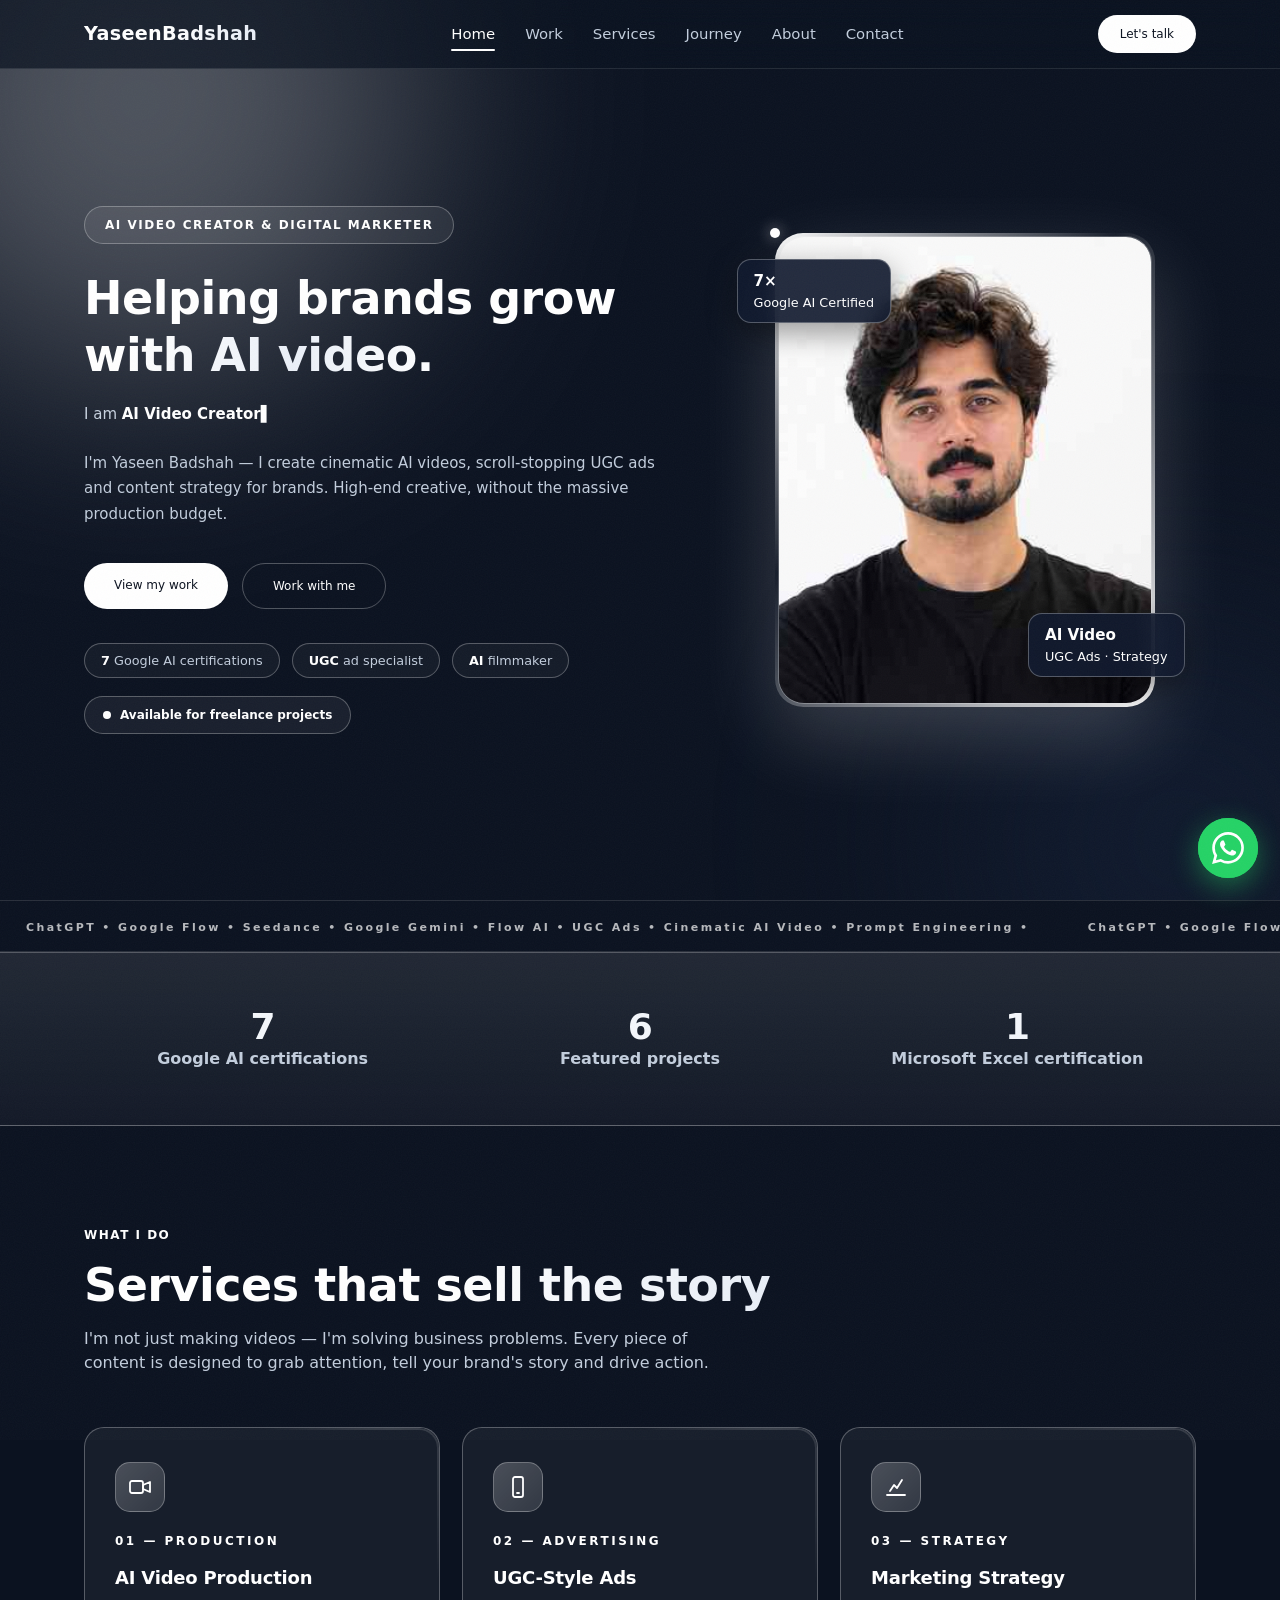
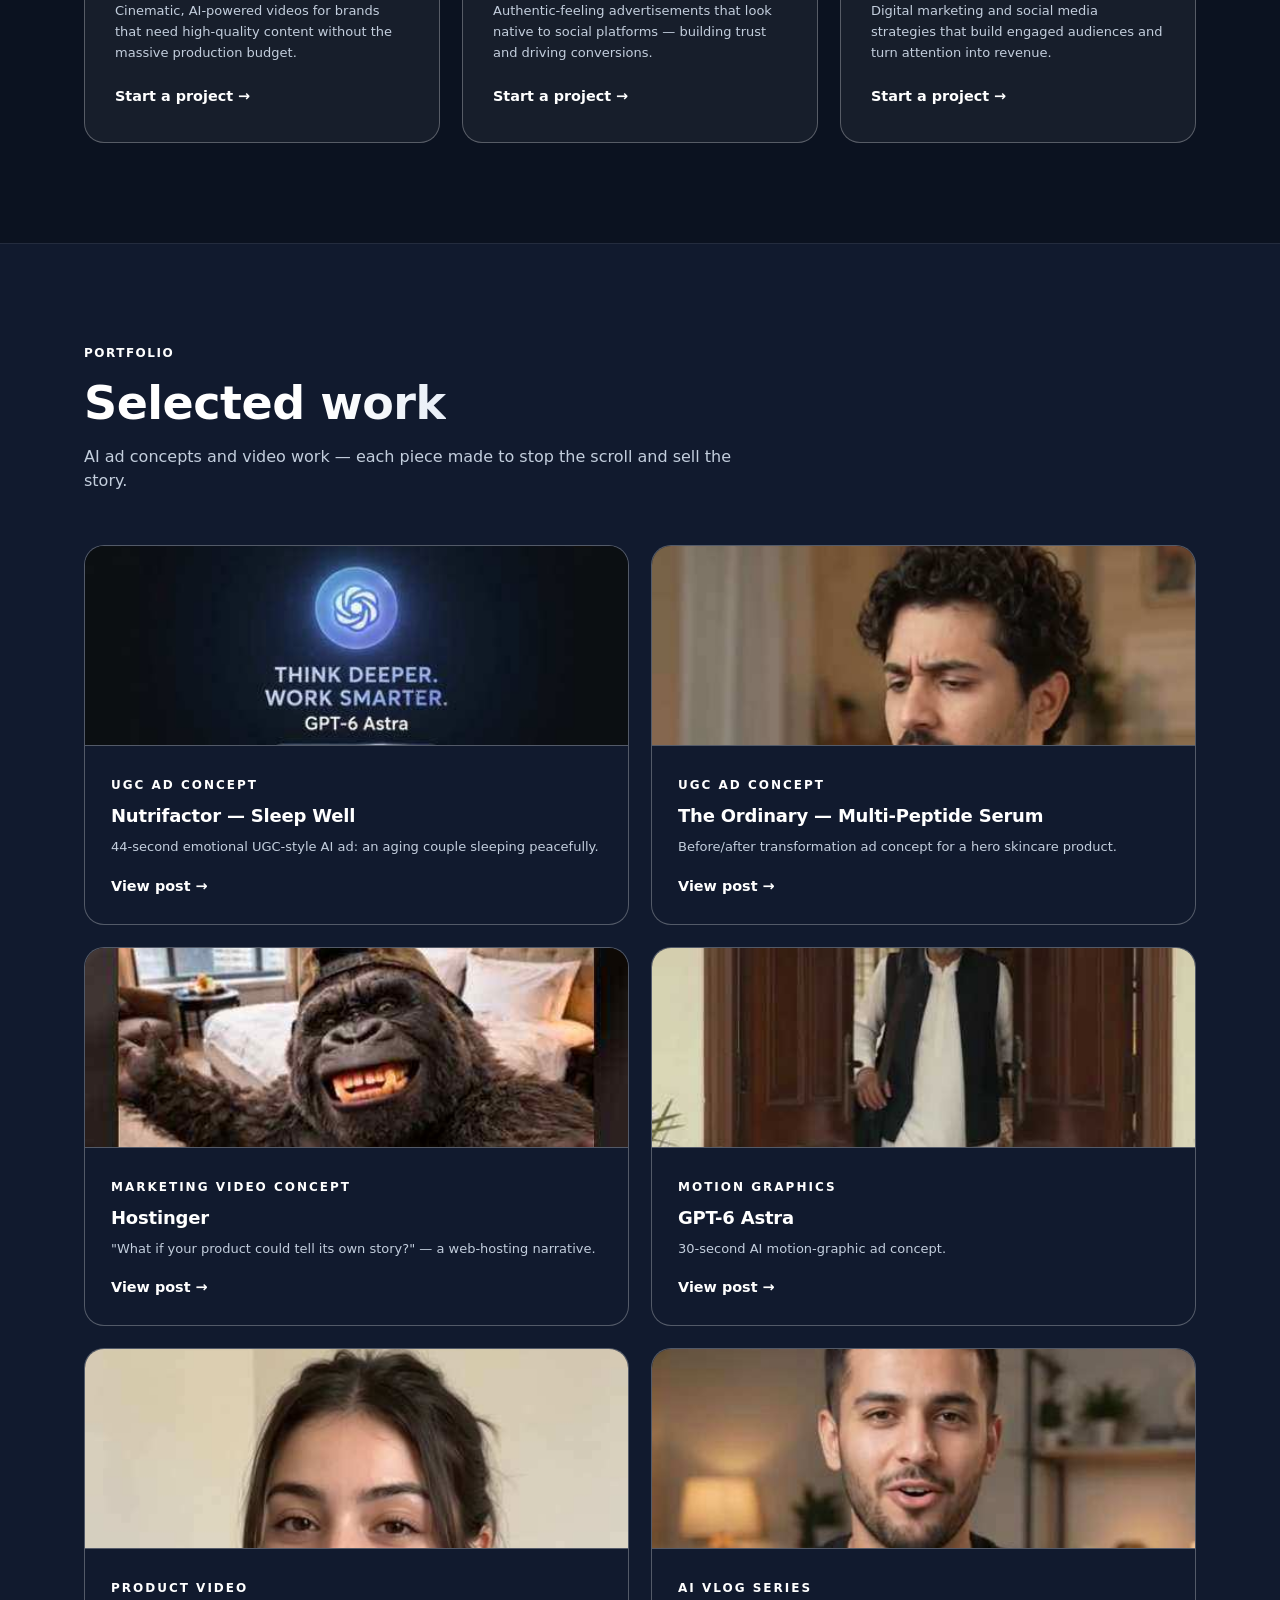
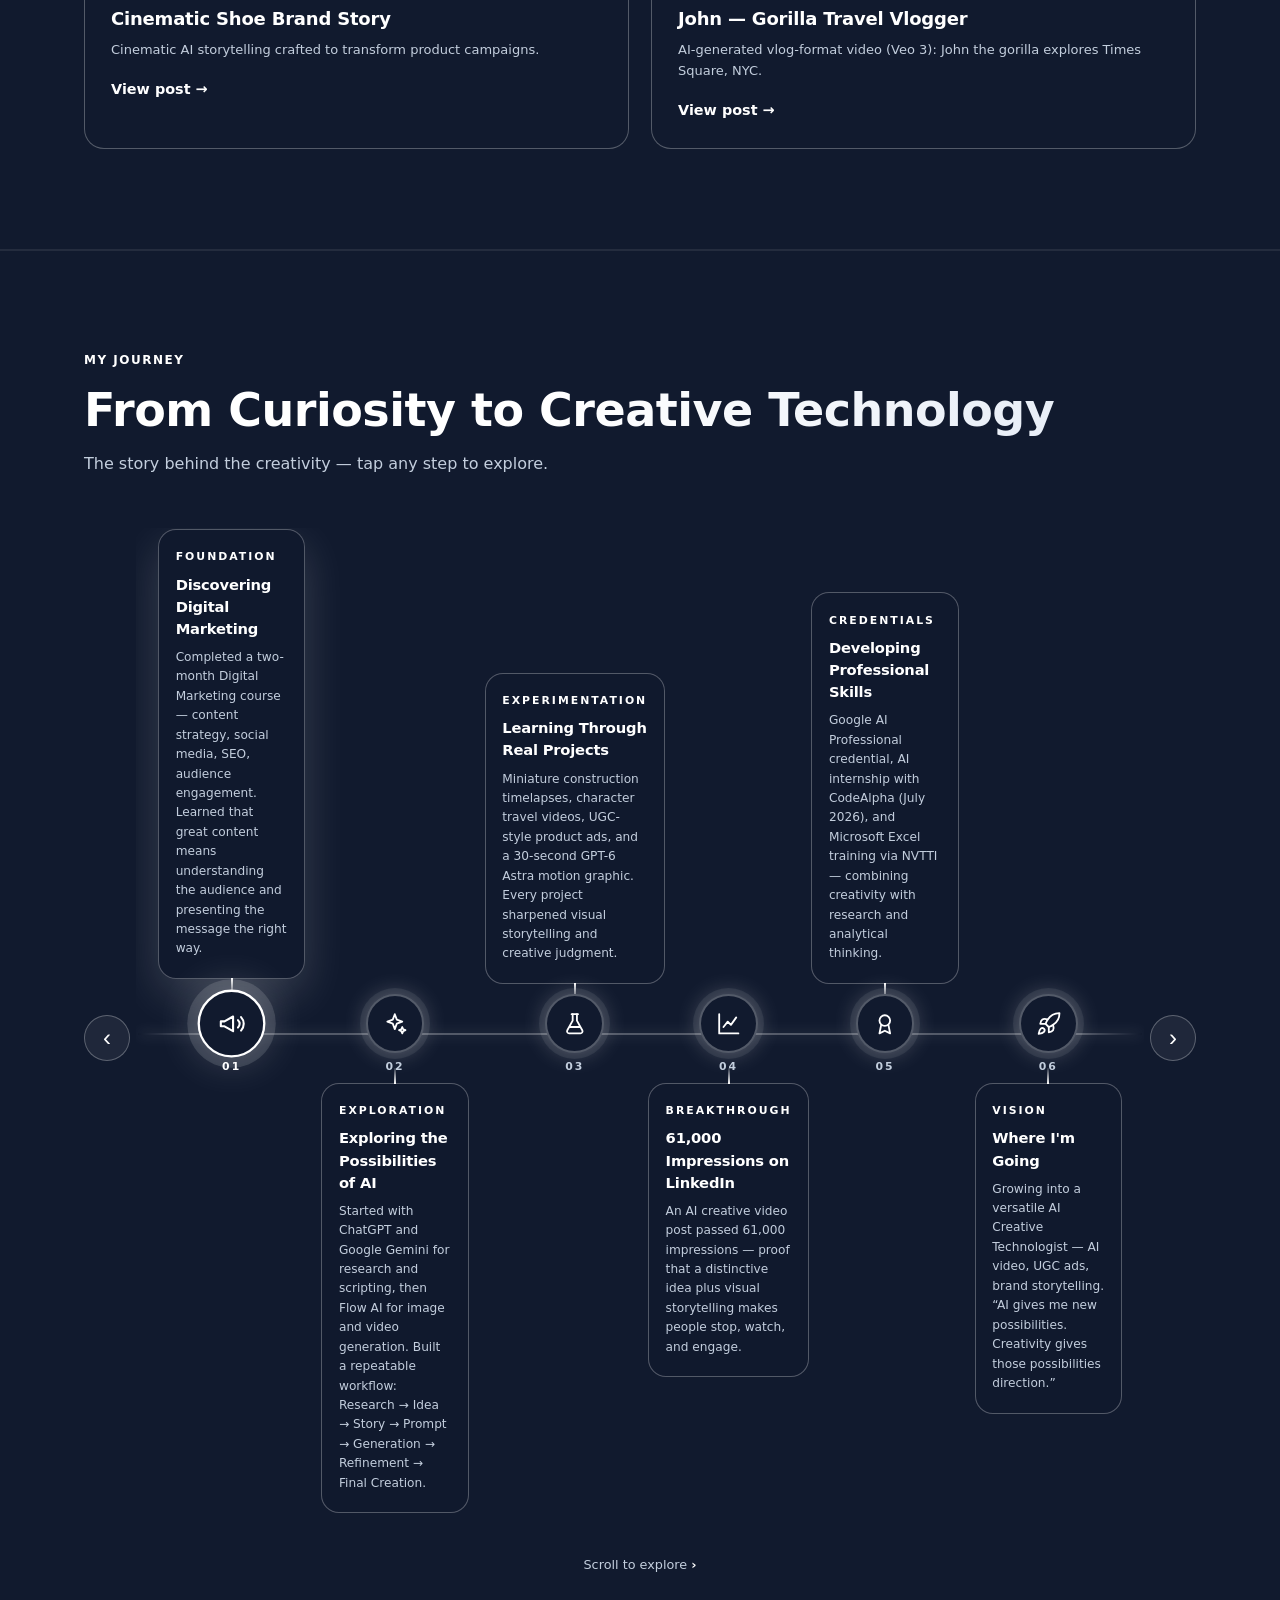
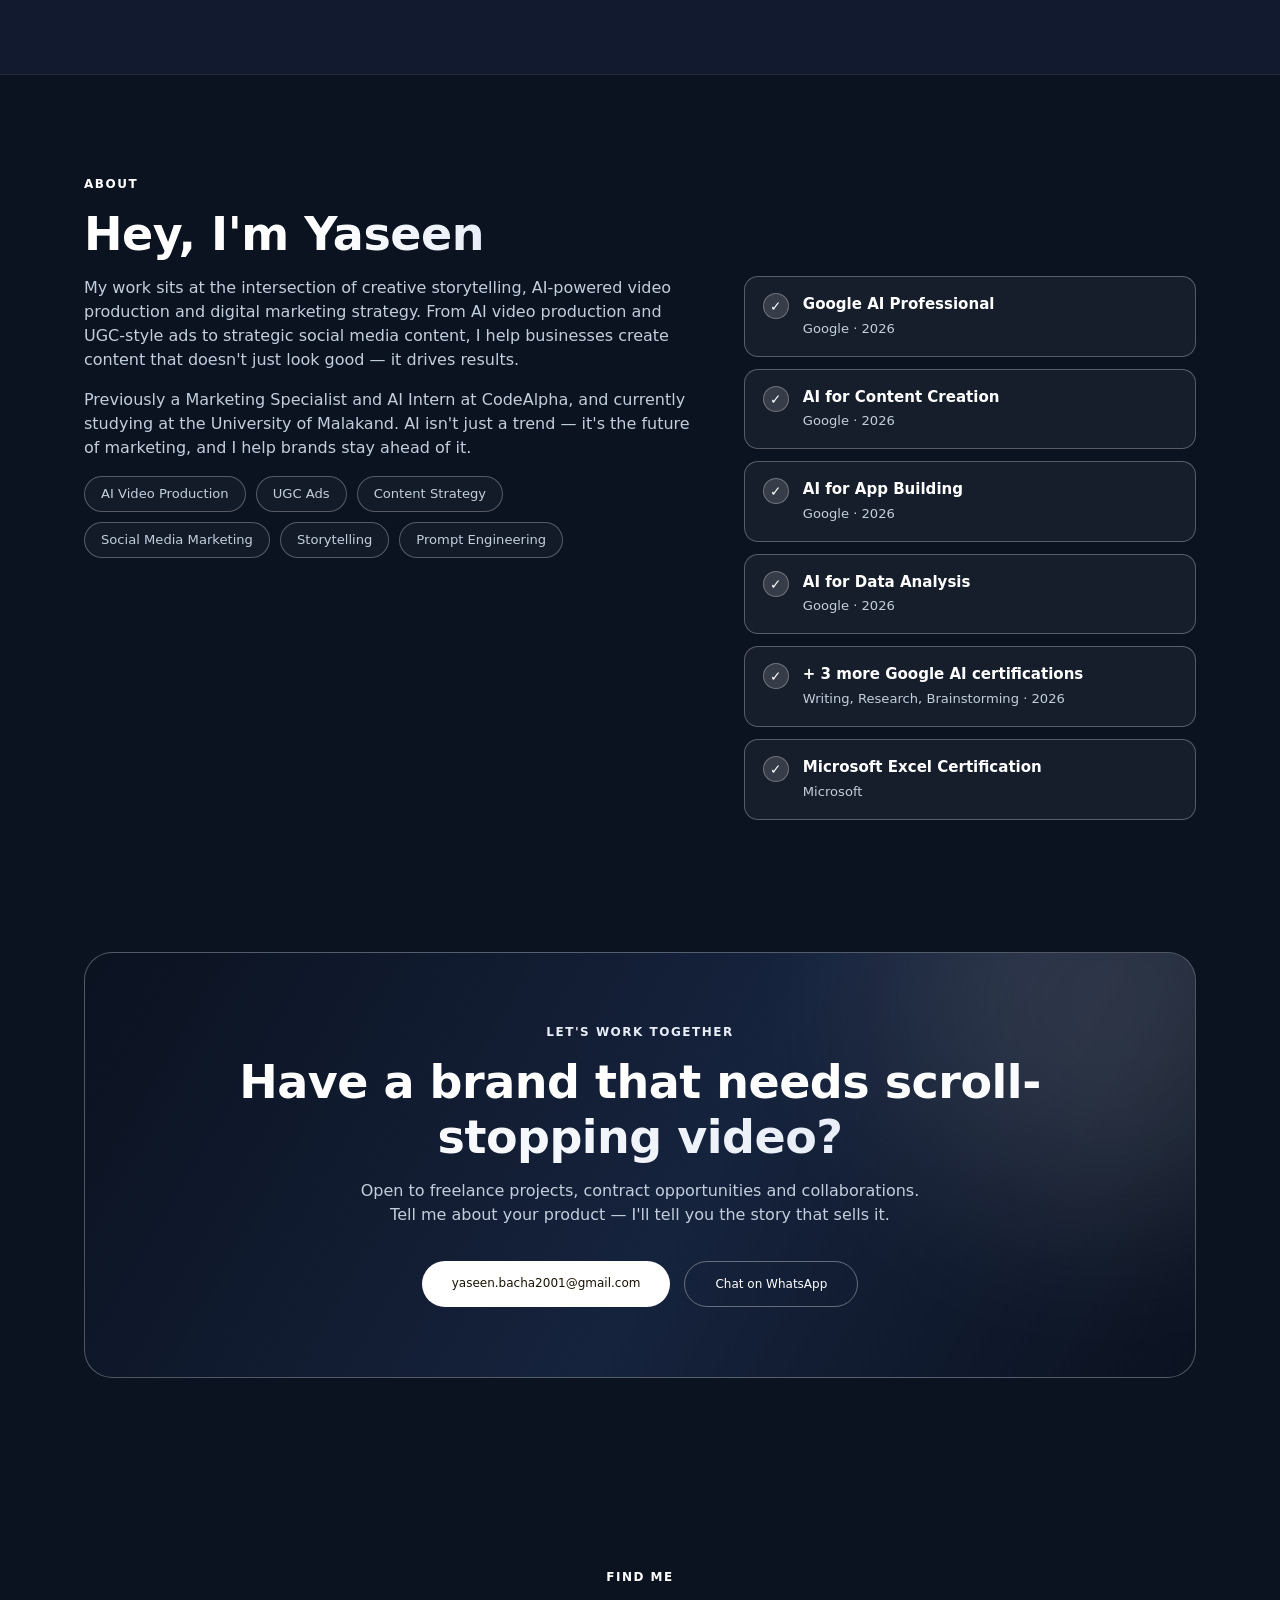
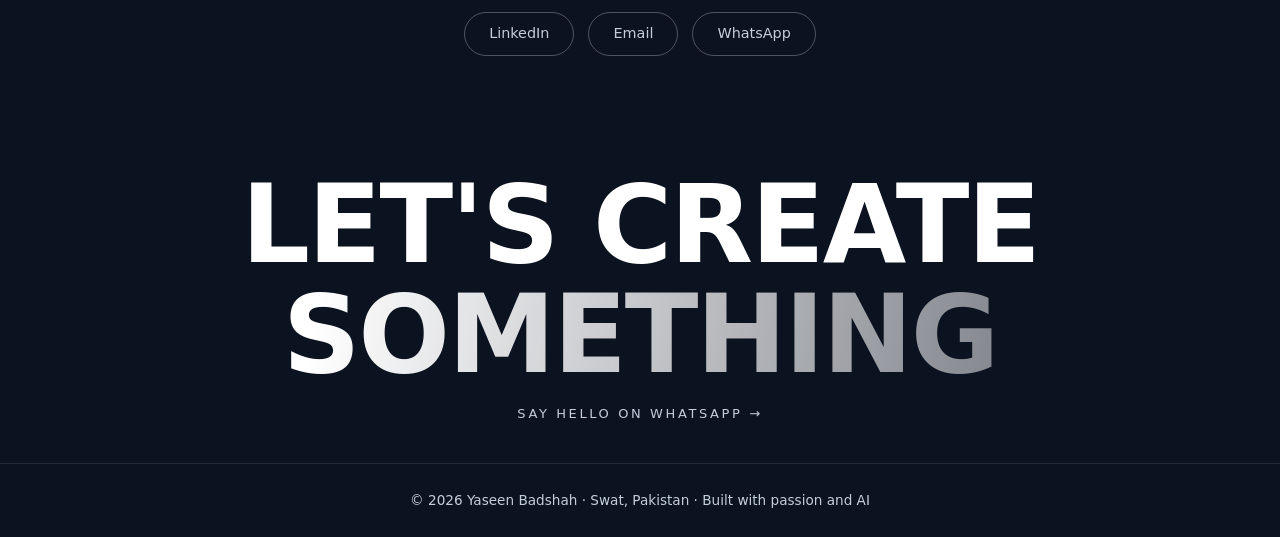
<file: index (1).html>
<!DOCTYPE html><html lang="en"><head><meta charset="UTF-8" /><meta name="viewport" content="width=device-width, initial-scale=1.0" /><title>Yaseen Badshah — AI Video Creator & Digital Marketer</title><meta name="description" content="Yaseen Badshah helps brands grow with cinematic AI videos, UGC-style ads and digital marketing strategy." /><link rel="icon" type="image/png" sizes="32x32" href="[data-uri]" /><link rel="icon" type="image/png" sizes="16x16" href="[data-uri]" /><link rel="apple-touch-icon" href="[data-uri]" /><style>:root{--bg:#0b1220; --bg2:#111a2e; --card:rgba(255,255,255,.05);--text:#fff; --muted:#c3cedd;--green:#fff; --green-soft:#e8eef7; --gold:#fff;--border:rgba(255,255,255,.28);--radius:20px;}*{margin:0;padding:0;box-sizing:border-box}html{scroll-behavior:smooth;scroll-padding-top:84px}body{font-family:'Inter',system-ui,-apple-system,'Segoe UI',Roboto,sans-serif;background:var(--bg); color:var(--text); font-size:16px; line-height:1.5; overflow-x:hidden;}a{color:inherit;text-decoration:none}.wrap{max-width:1160px;margin:0 auto;padding:0 24px}nav{position:fixed;top:0;left:0;right:0;z-index:50;background:rgba(11,18,32,.72);backdrop-filter:blur(14px);border-bottom:1px solid rgba(255,255,255,.1);transition:background .3s ease,box-shadow .3s ease,border-color .3s ease}nav .wrap{display:flex;align-items:center;justify-content:space-between;height:68px}.logo{font-weight:800;font-size:1.2rem;letter-spacing:.3px}.logo span{background:linear-gradient(90deg,var(--green),var(--green-soft));-webkit-background-clip:text;background-clip:text;color:transparent}.links{display:flex;gap:30px;font-size:.93rem;color:var(--muted)}.links a{position:relative;transition:color .25s}.links a:hover,.links a.active{color:var(--text)}.links a.active::after{content:"";position:absolute;left:0;right:0;bottom:-6px;height:2px;background:var(--green);border-radius:2px}.btn{display:inline-block;padding:13px 30px;border-radius:999px;font-size:.75rem;font-weight:500;line-height:1.5;background:linear-gradient(90deg,#fff,var(--green));color:#0b1220;transition:transform .2s,box-shadow .2s;position:relative;overflow:hidden}.btn:hover{transform:translateY(-2px) scale(1.05);box-shadow:0 12px 34px rgba(255,255,255,.28)}.btn.ghost{background:transparent;border:1px solid var(--border);color:var(--text)}.btn.gold{background:linear-gradient(90deg,#fff,var(--gold));color:#1a1204}nav .btn{padding:10px 22px;font-size:.75rem}nav.scrolled{background:rgba(11,18,32,.94);box-shadow:0 8px 30px rgba(0,0,0,.4)}.burger{display:none;background:none;border:1px solid var(--border);border-radius:10px;color:var(--text);font-size:1.2rem;padding:6px 12px;cursor:pointer}@media(max-width:760px){.links{position:fixed;top:68px;left:0;right:0;flex-direction:column;gap:0;background:rgba(11,18,32,.98);border-bottom:1px solid var(--border);display:none;padding:8px 0}.links.open{display:flex}.links a{padding:14px 24px}.burger{display:block}nav .btn{display:none}}header{min-height:100svh;display:flex;align-items:center;position:relative;padding:130px 0 90px;overflow:hidden}.hero-glow{position:absolute;border-radius:50%;filter:blur(120px);opacity:.28;pointer-events:none}.hg1{width:560px;height:560px;background:#fff;top:-180px;left:-140px;animation:drift1 15s ease-in-out infinite}.hg2{width:440px;height:440px;background:#16233d;bottom:-160px;right:-120px;opacity:.5;animation:drift2 19s ease-in-out infinite}@keyframes drift1{0%,100%{transform:translate(0,0)}50%{transform:translate(60px,40px)}}@keyframes drift2{0%,100%{transform:translate(0,0)}50%{transform:translate(-50px,-40px)}}.hero-grid{display:grid;grid-template-columns:1.12fr .88fr;gap:60px;align-items:center}@media(max-width:900px){.hero-grid{grid-template-columns:1fr;text-align:center}.cta,.hero-badges{justify-content:center}.sub{margin-left:auto;margin-right:auto}.portrait-wrap{max-width:340px;margin:20px auto 0}}.eyebrow{display:inline-block;font-size:.75rem;font-weight:600;letter-spacing:1.5px;line-height:18px;text-transform:uppercase;color:var(--green);border:1px solid var(--border);padding:9px 20px;border-radius:999px;margin-bottom:26px;background:rgba(255,255,255,.07)}h1{font-size:clamp(2rem,4.6vw,2.875rem);line-height:1.25;font-weight:600;letter-spacing:-.5px}h1 .grad{background:linear-gradient(92deg,var(--green) 10%,var(--green-soft) 60%,var(--gold) 105%);-webkit-background-clip:text;background-clip:text;color:transparent}.sub{color:var(--muted);font-size:.9375rem;font-weight:400;line-height:1.7;max-width:600px;margin:24px 0 36px}.cta{display:flex;gap:14px;flex-wrap:wrap}.hero-badges{display:flex;gap:12px;flex-wrap:wrap;margin-top:34px}.hero-badges span{font-size:.8rem;color:var(--muted);border:1px solid var(--border);border-radius:999px;padding:7px 16px;background:rgba(255,255,255,.04)}.hero-badges b{color:var(--green)}.portrait-wrap{position:relative;justify-self:center;width:100%;max-width:380px}.portrait{width:100%;aspect-ratio:4/5;object-fit:cover;border-radius:26px;display:block;border:1px solid rgba(255,255,255,.25)}.portrait-frame{position:relative;border-radius:28px;padding:3px;background:linear-gradient(135deg,var(--green),rgba(255,255,255,.05) 40%,var(--gold));box-shadow:0 30px 80px rgba(255,255,255,.18)}.float-card{position:absolute;background:rgba(17,26,46,.92);border:1px solid var(--border);border-radius:14px;padding:10px 16px;font-size:.8rem;backdrop-filter:blur(8px);box-shadow:0 10px 30px rgba(0,0,0,.4);animation:floaty 5s ease-in-out infinite}.float-card b{color:var(--green);display:block;font-size:.95rem}.fc1{top:26px;left:-38px}.fc2{bottom:30px;right:-30px;animation-delay:2.5s}@keyframes floaty{0%,100%{transform:translateY(0)}50%{transform:translateY(-10px)}}@media(max-width:900px){.fc1{left:6px}.fc2{right:6px}}.stat-band{background:linear-gradient(180deg,rgba(255,255,255,.09),rgba(255,255,255,.03));border-top:1px solid var(--border);border-bottom:1px solid var(--border)}.stat-band .wrap{display:grid;grid-template-columns:repeat(3,1fr);gap:20px;padding-top:54px;padding-bottom:54px;text-align:center}@media(max-width:640px){.stat-band .wrap{grid-template-columns:1fr;gap:34px}}.stat b{font-size:2.25rem;display:block;font-weight:700;letter-spacing:-.5px;line-height:40px;background:linear-gradient(90deg,var(--green),var(--green-soft));-webkit-background-clip:text;background-clip:text;color:transparent}.stat span{color:var(--muted);font-size:1rem;font-weight:600;line-height:24px}section{padding:100px 0}.eyebrow2{color:var(--green);font-size:.75rem;font-weight:600;letter-spacing:1.5px;line-height:18px;text-transform:uppercase;margin-bottom:14px}h2{font-size:clamp(1.75rem,4vw,2.875rem);line-height:1.2;letter-spacing:-.5px;margin-bottom:14px;font-weight:700}h2 .grad{background:linear-gradient(90deg,var(--green),var(--green-soft));-webkit-background-clip:text;background-clip:text;color:transparent}.lead{color:var(--muted);max-width:660px;margin-bottom:52px;font-size:1rem}.grid3{display:grid;grid-template-columns:repeat(3,1fr);gap:22px}.grid2{display:grid;grid-template-columns:repeat(2,1fr);gap:22px}@media(max-width:840px){.grid3,.grid2{grid-template-columns:1fr}}.card{background:var(--card);border:1px solid var(--border);border-radius:var(--radius);padding:34px 30px;transition:transform .25s,border-color .25s,box-shadow .25s;position:relative;overflow:hidden}.card::before{content:"";position:absolute;top:0;left:0;height:3px;width:0;background:linear-gradient(90deg,var(--green),var(--gold));transition:width .4s}.card:hover{transform:translateY(-8px);border-color:rgba(255,255,255,.28);box-shadow:0 18px 44px rgba(255,255,255,.1)}.card:hover::before{width:100%}.card .tagline{font-size:.75rem;font-weight:700;letter-spacing:2.5px;color:var(--green);text-transform:uppercase;margin-bottom:14px;display:block}.card h3{font-size:1.125rem;font-weight:700;line-height:1.5;margin-bottom:10px;letter-spacing:-.2px}.card p{color:var(--muted);font-size:.8125rem;font-weight:400;line-height:1.6;margin-bottom:20px}.card .go{font-weight:700;font-size:.9rem;color:var(--green)}.icon{width:50px;height:50px;border-radius:15px;display:flex;align-items:center;justify-content:center;background:linear-gradient(135deg,rgba(255,255,255,.22),rgba(255,255,255,.12));border:1px solid var(--border);margin-bottom:20px}.icon svg{width:24px;height:24px;stroke:var(--green);fill:none;stroke-width:1.8;stroke-linecap:round;stroke-linejoin:round}#work{background:var(--bg2);border-top:1px solid rgba(255,255,255,.08);border-bottom:1px solid rgba(255,255,255,.08)}.work-card{position:relative;overflow:hidden;border-radius:var(--radius);border:1px solid var(--border);background:#111a2e;transition:transform .25s,border-color .25s;display:flex;flex-direction:column}.work-card:hover{transform:translateY(-8px);border-color:rgba(255,255,255,.28)}.thumb{height:200px;overflow:hidden;border-bottom:1px solid var(--border);padding:0}.thumb img{width:100%;height:100%;object-fit:cover;display:block;transition:transform .6s cubic-bezier(.2,.7,.3,1)}.work-card:hover .thumb img{transform:scale(1.1)}.work-body{padding:26px}.work-body .tag{display:inline-block;font-size:.75rem;font-weight:700;letter-spacing:2px;text-transform:uppercase;color:var(--green);margin-bottom:8px}.work-body h3{margin-bottom:8px;font-size:1.125rem;font-weight:700;line-height:1.5;letter-spacing:-.2px}.work-body p{color:var(--muted);font-size:.8125rem;line-height:1.6;margin-bottom:16px}.go{font-weight:700;font-size:.9rem;color:var(--green)}#journey{background:var(--bg2);border-top:1px solid rgba(255,255,255,.08);border-bottom:1px solid rgba(255,255,255,.08)}.journey{display:flex;align-items:stretch;gap:6px}.j-arrow{flex:0 0 auto;align-self:center;width:46px;height:46px;border-radius:50%;border:1px solid var(--border);background:rgba(255,255,255,.06);color:var(--green);font-size:1.5rem;line-height:1;cursor:pointer;transition:all .25s}.j-arrow:hover{background:rgba(255,255,255,.16);box-shadow:0 0 18px rgba(255,255,255,.25)}.j-scroll{flex:1;min-width:0;overflow-x:auto;scrollbar-width:thin;cursor:grab;touch-action:pan-x pan-y;.j-scroll.dragging{cursor:grabbing}scrollbar-color:rgba(255,255,255,.28) transparent;padding:6px 2px 14px}.j-scroll::-webkit-scrollbar{height:6px}.j-scroll::-webkit-scrollbar-thumb{background:rgba(255,255,255,.28);border-radius:3px}.j-strip{display:flex;position:relative;width:100%;min-width:100%;padding:0 12px}.j-line{position:absolute;left:0;right:0;top:50%;height:2px;transform:translateY(-50%);background:linear-gradient(90deg,transparent,rgba(255,255,255,.28) 6%,rgba(255,255,255,.28) 94%,transparent);box-shadow:0 0 14px rgba(255,255,255,.28);pointer-events:none}.j-item{flex:1 1 0;min-width:0;display:grid;grid-template-rows:1fr auto 1fr}.j-slot{display:flex;flex-direction:column;justify-content:flex-end;padding:0 8px;min-height:0}.j-slot.j-below{justify-content:flex-start}.j-node{position:relative;z-index:2;background:none;border:none;cursor:pointer;display:flex;flex-direction:column;align-items:center;gap:7px;padding:10px 0;font-family:inherit}.j-ring{width:clamp(50px,4.6vw,64px);height:clamp(50px,4.6vw,64px);border-radius:50%;display:flex;align-items:center;justify-content:center;background:#111a2e;border:2px solid rgba(255,255,255,.28);box-shadow:0 0 0 6px rgba(255,255,255,.07),0 0 24px rgba(255,255,255,.28);transition:transform .3s,box-shadow .3s,border-color .3s}.j-ring svg{width:clamp(22px,2vw,26px);height:clamp(22px,2vw,26px);stroke:#fff;fill:none;stroke-width:1.7;stroke-linecap:round;stroke-linejoin:round}.j-node:hover .j-ring,.j-node.active .j-ring{transform:scale(1.15);border-color:var(--green);box-shadow:0 0 0 9px rgba(255,255,255,.13),0 0 38px rgba(255,255,255,.28)}.j-num{font-size:.68rem;font-weight:700;letter-spacing:2px;color:var(--muted);transition:color .3s}.j-node.active .j-num{color:var(--green)}.j-card{background:rgba(17,26,46,.92);border:1px solid var(--border);border-radius:18px;padding:clamp(14px,1.5vw,20px) clamp(12px,1.3vw,18px);position:relative;backdrop-filter:blur(6px);transition:transform .3s,border-color .3s,box-shadow .3s}.j-card.lit{transform:translateY(-5px);border-color:rgba(255,255,255,.28);box-shadow:0 16px 44px rgba(255,255,255,.16)}.j-tag{display:block;font-size:.68rem;font-weight:700;letter-spacing:2px;text-transform:uppercase;color:var(--green);margin-bottom:8px}.j-tag.gold{color:var(--gold)}.j-card h3{font-size:clamp(.88rem,1.15vw,1rem);font-weight:700;line-height:1.5;margin-bottom:8px;letter-spacing:-.2px}.j-card p{color:var(--muted);font-size:clamp(.72rem,.95vw,.8rem);line-height:1.6}.j-above .j-card::after{content:"";position:absolute;left:50%;top:100%;width:2px;height:16px;transform:translateX(-50%);background:linear-gradient(180deg,var(--green),rgba(255,255,255,.1))}.j-below .j-card::before{content:"";position:absolute;left:50%;bottom:100%;width:2px;height:16px;transform:translateX(-50%);background:linear-gradient(0deg,var(--green),rgba(255,255,255,.1))}@media(max-width:760px){.j-strip{width:max-content}.j-item{flex:0 0 200px;width:200px}.j-arrow{width:38px;height:38px;font-size:1.2rem}}@media (prefers-reduced-motion:reduce){.j-ring,.j-card{transition:none}}.about-grid{display:grid;grid-template-columns:1.15fr .85fr;gap:48px;align-items:start}@media(max-width:840px){.about-grid{grid-template-columns:1fr}}.about-grid p{color:var(--muted);margin-bottom:16px}.pill-list{display:flex;flex-wrap:wrap;gap:10px;margin-top:10px}.pill{font-size:.82rem;border:1px solid var(--border);border-radius:999px;padding:7px 16px;color:var(--muted);background:rgba(255,255,255,.04)}.cert{display:flex;gap:14px;align-items:flex-start;background:var(--card);border:1px solid var(--border);border-radius:14px;padding:16px 18px;margin-bottom:12px}.cert .tick{flex:0 0 26px;width:26px;height:26px;border-radius:50%;background:rgba(255,255,255,.14);border:1px solid rgba(255,255,255,.28);color:var(--green);font-weight:800;display:flex;align-items:center;justify-content:center;font-size:.85rem}.cert b{display:block;font-size:.94rem}.cert span{color:var(--muted);font-size:.82rem}.cta-band{margin:0 0 0}.cta-box{background:linear-gradient(120deg,#0b1220,#16233d 55%,#0b1220);border:1px solid rgba(255,255,255,.28);border-radius:28px;padding:70px 44px;text-align:center;position:relative;overflow:hidden}.cta-box::before{content:"";position:absolute;width:420px;height:420px;border-radius:50%;background:rgba(255,255,255,.12);filter:blur(90px);top:-160px;right:-120px}.cta-box h2{color:#fff}.cta-box h2 .grad{background:linear-gradient(90deg,var(--gold),#e8eef7);-webkit-background-clip:text;background-clip:text;color:transparent}.cta-box p{color:#c3cedd;margin:0 auto 34px;max-width:560px}.cta-row{display:flex;gap:14px;justify-content:center;flex-wrap:wrap;position:relative;z-index:1}.contact-mini{text-align:center;padding:90px 0 30px}.contact-mini .socials{display:flex;gap:14px;justify-content:center;flex-wrap:wrap;margin-top:26px}.socials a{border:1px solid var(--border);border-radius:999px;padding:10px 24px;font-size:.9rem;color:var(--muted);transition:all .25s}.socials a:hover{color:var(--text);border-color:var(--green)}footer{border-top:1px solid rgba(255,255,255,.1);padding:26px 0;color:var(--muted);font-size:.85rem;text-align:center}.reveal{opacity:0;transform:translateY(26px);transition:opacity .7s ease,transform .7s ease}.reveal.in{opacity:1;transform:none}@media (prefers-reduced-motion:reduce){.hg1,.hg2,.float-card{animation:none}.reveal{transition:none;opacity:1;transform:none}}.wa-float{position:fixed;right:22px;bottom:22px;width:60px;height:60px;border-radius:50%;background:#25D366;display:flex;align-items:center;justify-content:center;z-index:999;box-shadow:0 8px 28px rgba(37,211,102,.45);transition:transform .25s ease}.wa-float:hover{transform:scale(1.1) rotate(6deg)}.wa-float svg{width:32px;height:32px;fill:#fff}.wa-float::after{content:"";position:absolute;inset:0;border-radius:50%;border:2px solid #25D366;animation:wa-ping 2s ease-out infinite}@keyframes wa-ping{0%{transform:scale(1);opacity:.7}100%{transform:scale(1.55);opacity:0}}@media (prefers-reduced-motion:reduce){.wa-float::after{animation:none}}@keyframes heroRise{from{opacity:0;transform:translateY(25px)}to{opacity:1;transform:translateY(0)}}@keyframes heroSlideR{from{opacity:0;transform:translateX(40px)}to{opacity:1;transform:translateX(0)}}header .reveal{transition:none}body.ready header .eyebrow{animation:heroRise .7s ease-out both}body.ready header h1{animation:heroRise .7s .08s ease-out both}body.ready header .sub{animation:heroRise .7s .16s ease-out both}body.ready header .cta{animation:heroRise .7s .24s ease-out both}body.ready header .hero-badges{animation:heroRise .7s .32s ease-out both}body.ready header .portrait-wrap{animation:heroSlideR .8s .15s ease-out both}::-webkit-scrollbar{width:10px}::-webkit-scrollbar-track{background:#0b1220}::-webkit-scrollbar-thumb{background:rgba(255,255,255,.28);border-radius:5px}::-webkit-scrollbar-thumb:hover{background:rgba(255,255,255,.28)}html{scrollbar-width:thin;scrollbar-color:rgba(255,255,255,.28) #0b1220}.stat b{transition:transform .25s ease}.stat:hover b{transform:scale(1.1)}.go{display:inline-block;transition:transform .25s ease}a:hover .go{transform:translateX(4px)}.orbit-dot{position:absolute;width:10px;height:10px;border-radius:50%;background:var(--green);box-shadow:0 0 14px 2px rgba(255,255,255,.28);top:-5px;left:-5px;z-index:3;animation:orbit 4s linear infinite}@keyframes orbit{0%{top:-5px;left:-5px}25%{top:-5px;left:calc(100% - 5px)}50%{top:calc(100% - 5px);left:calc(100% - 5px)}75%{top:calc(100% - 5px);left:-5px}100%{top:-5px;left:-5px}}@property --ca{syntax:"<angle>";inherits:false;initial-value:0deg}.card::after{content:"";position:absolute;inset:0;border-radius:var(--radius);padding:2px;pointer-events:none;opacity:.55;background:conic-gradient(from var(--ca,0deg),transparent 0deg,rgba(255,255,255,.28) 40deg,transparent 90deg);-webkit-mask:linear-gradient(#fff 0 0) content-box,linear-gradient(#fff 0 0);-webkit-mask-composite:xor;mask:linear-gradient(#fff 0 0) content-box,linear-gradient(#fff 0 0);mask-composite:exclude;animation:comet 5s linear infinite}@keyframes comet{to{--ca:360deg}}.j-hint{text-align:center;color:var(--muted);font-size:.8rem;margin-top:8px}.j-hint span{display:inline-block;color:var(--green);font-weight:700;animation:nudge 1.5s ease-in-out infinite}@keyframes nudge{0%,100%{transform:translateX(0)}50%{transform:translateX(4px)}}#toTop{position:fixed;right:22px;bottom:94px;width:52px;height:52px;border-radius:50%;z-index:998;background:rgba(17,26,46,.92);border:1px solid var(--border);cursor:pointer;display:flex;align-items:center;justify-content:center;opacity:0;transform:scale(.6);pointer-events:none;transition:opacity .3s ease,transform .3s ease,border-color .3s ease}#toTop.show{opacity:1;transform:scale(1);pointer-events:auto}#toTop:hover{border-color:var(--green)}#toTop svg{position:absolute;inset:0;width:100%;height:100%;transform:rotate(-90deg)}#toTop .tt-bg{fill:none;stroke:rgba(255,255,255,.15);stroke-width:3}#toTop .tt-ring{fill:none;stroke:var(--green);stroke-width:3;stroke-linecap:round;stroke-dasharray:97.4;stroke-dashoffset:97.4}#toTop .tt-arrow{color:var(--green);font-size:1.15rem;font-weight:700;position:relative;line-height:1}#toTop::after{content:"";position:absolute;inset:0;border-radius:50%;border:2px solid var(--green);animation:tt-ping 2s ease-out infinite}@keyframes tt-ping{0%{transform:scale(1);opacity:.5}100%{transform:scale(1.5);opacity:0}}@media (prefers-reduced-motion:reduce){.orbit-dot,.card::after,.j-hint span,#toTop::after{animation:none}html{scroll-behavior:auto}body.ready header .eyebrow,body.ready header h1,body.ready header .sub,body.ready header .cta,body.ready header .hero-badges,body.ready header .portrait-wrap{animation:none;opacity:1}}#pb{position:fixed;top:0;left:0;right:0;height:2px;background:#fff;transform:scaleX(0);transform-origin:0;z-index:1200;pointer-events:none}.gr{position:fixed;inset:-60%;width:220%;height:220%;pointer-events:none;z-index:1100;opacity:.035;background:url("data:image/svg+xml,%3Csvg xmlns='http://www.w3.org/2000/svg' width='240' height='240'%3E%3Cfilter id='n'%3E%3CfeTurbulence type='fractalNoise' baseFrequency='0.85' numOctaves='2'/%3E%3C/filter%3E%3Crect width='240' height='240' filter='url(%23n)'/%3E%3C/svg%3E");animation:gr 7s steps(8) infinite}@keyframes gr{25%{transform:translate(-2%,2%)}50%{transform:translate(2%,-1%)}75%{transform:translate(-1%,-2%)}}@media(pointer:fine){html.cur,html.cur a,html.cur button{cursor:none}}.cd,.cr{position:fixed;top:0;left:0;z-index:1300;pointer-events:none;border-radius:50%;opacity:0}.cd{width:6px;height:6px;background:#fff}.cr{width:34px;height:34px;border:1px solid rgba(255,255,255,.75);display:flex;align-items:center;justify-content:center;font-size:9px;font-weight:800;letter-spacing:.12em;color:#0b1220;transition:width .25s,height .25s,background-color .25s}.cr.b{width:58px;height:58px;background:rgba(255,255,255,.14)}.cr.v{width:78px;height:78px;background:#fff}h1.cs{animation:none!important;overflow:hidden}.ch{display:inline-block;transform:translateY(110%);opacity:0}.ci .ch{transform:none;opacity:1;transition:transform .65s cubic-bezier(.2,.7,.2,1),opacity .45s}.rl{margin:18px 0 0;font-size:15px;color:var(--muted);min-height:24px}#sc{color:#fff;font-weight:700}.ct{display:inline-block;width:9px;color:#fff;animation:bl 1.1s steps(2) infinite}@keyframes bl{50%{opacity:0}}.mq{overflow:hidden;white-space:nowrap;border-top:1px solid rgba(255,255,255,.12);border-bottom:1px solid rgba(255,255,255,.12);padding:13px 0}.mq>div{display:inline-block;animation:mqx 26s linear infinite}.mq span{margin:0 26px;font-size:11px;letter-spacing:.22em;color:rgba(255,255,255,.7);font-weight:600}@keyframes mqx{to{transform:translateX(-50%)}}.av{display:inline-flex;align-items:center;gap:9px;margin-top:18px;padding:9px 18px;border:1px solid rgba(255,255,255,.28);border-radius:999px;font-size:12px;font-weight:600;color:#fff;background:rgba(255,255,255,.06)}.av i{width:8px;height:8px;border-radius:50%;background:#fff;animation:pu 2s ease-out infinite}@keyframes pu{0%{box-shadow:0 0 0 0 rgba(255,255,255,.55)}70%{box-shadow:0 0 0 11px rgba(255,255,255,0)}100%{box-shadow:0 0 0 0 rgba(255,255,255,0)}}.work-card:hover .thumb img{animation:gx .38s steps(2,end)}@keyframes gx{20%{transform:scale(1.1) translate(-7px,2px);filter:hue-rotate(50deg) saturate(1.7)}45%{transform:scale(1.1) translate(6px,-3px);filter:hue-rotate(-60deg) saturate(1.4)}70%{transform:scale(1.1) translate(-3px,1px);filter:saturate(.35) contrast(1.2)}}.gt{display:block;text-align:center;padding:84px 20px 40px;text-decoration:none}.gt b{font-size:clamp(42px,9vw,108px);font-weight:800;letter-spacing:-.02em;line-height:1.02;background:linear-gradient(100deg,#fff 25%,rgba(255,255,255,.4) 50%,#fff 75%);background-size:220% 100%;-webkit-background-clip:text;background-clip:text;color:transparent;animation:sh 5.5s linear infinite}@keyframes sh{to{background-position:-220% 0}}.gt small{display:block;margin-top:14px;font-size:13px;letter-spacing:.2em;color:var(--muted)}@media(prefers-reduced-motion:reduce){.gr,.mq>div,.gt b,.ct,.av i{animation:none}}</style></head><body><div id="pb"></div><div class="gr" aria-hidden="true"></div><div class="cd" aria-hidden="true"></div><div class="cr" aria-hidden="true"></div><nav><div class="wrap"><a class="logo" href="#top">Yaseen<span>Badshah</span></a><button class="burger" id="burger" aria-label="Menu">☰</button><div class="links" id="navLinks"><a href="#top">Home</a><a href="#work">Work</a><a href="#services">Services</a><a href="#journey">Journey</a><a href="#about">About</a><a href="#contact">Contact</a></div><a class="btn" href="#contact">Let's talk</a></div></nav><header id="top"><div class="hero-glow hg1"></div><div class="hero-glow hg2"></div><div class="wrap hero-grid"><div><span class="eyebrow reveal">AI Video Creator &amp; Digital Marketer</span><h1 class="reveal">Helping brands grow <span class="grad">with AI video.</span></h1><div class="rl">I am&nbsp;<span id="sc"></span><span class="ct">▌</span></div><p class="sub reveal">I'm Yaseen Badshah — I create cinematic AI videos, scroll-stopping UGC ads and content strategy for brands. High-end creative, without the massive production budget.</p><div class="cta reveal"><a class="btn" href="#work">View my work</a><a class="btn ghost" href="#contact">Work with me</a></div><div class="hero-badges reveal"><span><b>7</b> Google AI certifications</span><span><b>UGC</b> ad specialist</span><span><b>AI</b> filmmaker</span></div><div><span class="av"><i></i>Available for freelance projects</span></div></div><div class="portrait-wrap reveal"><div class="portrait-frame"><span class="orbit-dot" aria-hidden="true"></span><img class="portrait" src="[data-uri]" alt="Yaseen Badshah" /></div><div class="float-card fc1"><b>7×</b>Google AI Certified</div><div class="float-card fc2"><b>AI Video</b>UGC Ads · Strategy</div></div></div></header><div class="mq" aria-hidden="true"><div><span>ChatGPT • Google Flow • Seedance • Google Gemini • Flow AI • UGC Ads • Cinematic AI Video • Prompt Engineering • </span><span>ChatGPT • Google Flow • Seedance • Google Gemini • Flow AI • UGC Ads • Cinematic AI Video • Prompt Engineering • </span></div></div><div class="stat-band"><div class="wrap"><div class="stat reveal"><b>7</b><span>Google AI certifications</span></div><div class="stat reveal"><b>6</b><span>Featured projects</span></div><div class="stat reveal"><b>1</b><span>Microsoft Excel certification</span></div></div></div><section id="services"><div class="wrap"><div class="eyebrow2 reveal">What I do</div><h2 class="reveal">Services that <span class="grad">sell the story</span></h2><p class="lead reveal">I'm not just making videos — I'm solving business problems. Every piece of content is designed to grab attention, tell your brand's story and drive action.</p><div class="grid3"><div class="card reveal"><div class="icon"><svg viewBox="0 0 24 24"><rect x="2" y="6" width="13" height="12" rx="2"/><path d="M15 10l7-3v10l-7-3z"/></svg></div><span class="tagline">01 — Production</span><h3>AI Video Production</h3><p>Cinematic, AI-powered videos for brands that need high-quality content without the massive production budget.</p><a class="go" href="#contact">Start a project →</a></div><div class="card reveal"><div class="icon"><svg viewBox="0 0 24 24"><rect x="7" y="2" width="10" height="20" rx="2"/><path d="M11 18h2"/></svg></div><span class="tagline">02 — Advertising</span><h3>UGC-Style Ads</h3><p>Authentic-feeling advertisements that look native to social platforms — building trust and driving conversions.</p><a class="go" href="#contact">Start a project →</a></div><div class="card reveal"><div class="icon"><svg viewBox="0 0 24 24"><path d="M3 20h18"/><path d="M6 16l4-6 3 3 5-8"/></svg></div><span class="tagline">03 — Strategy</span><h3>Marketing Strategy</h3><p>Digital marketing and social media strategies that build engaged audiences and turn attention into revenue.</p><a class="go" href="#contact">Start a project →</a></div></div></div></section><section id="work"><div class="wrap"><div class="eyebrow2 reveal">Portfolio</div><h2 class="reveal">Selected <span class="grad">work</span></h2><p class="lead reveal">AI ad concepts and video work — each piece made to stop the scroll and sell the story.</p><div class="grid2"><a class="work-card reveal" href="https://www.linkedin.com/feed/update/urn:li:activity:7514227326063239168/" target="_blank" rel="noopener"><div class="thumb"><img src="[data-uri]" alt="Nutrifactor Sleep Well ad" loading="lazy" /></div><div class="work-body"><span class="tag">UGC ad concept</span><h3>Nutrifactor — Sleep Well</h3><p>44-second emotional UGC-style AI ad: an aging couple sleeping peacefully.</p><span class="go">View post →</span></div></a><a class="work-card reveal" href="https://www.linkedin.com/feed/update/urn:li:activity:7512495942143627264/" target="_blank" rel="noopener"><div class="thumb"><img src="[data-uri]" alt="The Ordinary serum ad" loading="lazy" /></div><div class="work-body"><span class="tag">UGC ad concept</span><h3>The Ordinary — Multi-Peptide Serum</h3><p>Before/after transformation ad concept for a hero skincare product.</p><span class="go">View post →</span></div></a><a class="work-card reveal" href="https://www.linkedin.com/feed/update/urn:li:activity:7510031796843991040/" target="_blank" rel="noopener"><div class="thumb"><img src="[data-uri]" alt="Hostinger video" loading="lazy" /></div><div class="work-body"><span class="tag">Marketing video concept</span><h3>Hostinger</h3><p>"What if your product could tell its own story?" — a web-hosting narrative.</p><span class="go">View post →</span></div></a><a class="work-card reveal" href="https://www.linkedin.com/feed/update/urn:li:activity:7514227282723364865/" target="_blank" rel="noopener"><div class="thumb"><img src="[data-uri]" alt="GPT-6 Astra motion graphic" loading="lazy" /></div><div class="work-body"><span class="tag">Motion graphics</span><h3>GPT-6 Astra</h3><p>30-second AI motion-graphic ad concept.</p><span class="go">View post →</span></div></a><a class="work-card reveal" href="https://www.linkedin.com/feed/update/urn:li:activity:7509677001197260800/" target="_blank" rel="noopener"><div class="thumb"><img src="[data-uri]" alt="Shoe brand story" loading="lazy" /></div><div class="work-body"><span class="tag">Product video</span><h3>Cinematic Shoe Brand Story</h3><p>Cinematic AI storytelling crafted to transform product campaigns.</p><span class="go">View post →</span></div></a><a class="work-card reveal" href="https://www.linkedin.com/feed/update/urn:li:ugcPost:7480361943845781504/" target="_blank" rel="noopener"><div class="thumb"><img src="[data-uri]" alt="John the gorilla travel vlogger" loading="lazy" /></div><div class="work-body"><span class="tag">AI vlog series</span><h3>John — Gorilla Travel Vlogger</h3><p>AI-generated vlog-format video (Veo 3): John the gorilla explores Times Square, NYC.</p><span class="go">View post →</span></div></a></div></div></section><section id="journey"><div class="wrap"><div class="eyebrow2 reveal">My Journey</div><h2 class="reveal">From Curiosity to <span class="grad">Creative Technology</span></h2><p class="lead reveal">The story behind the creativity — tap any step to explore.</p><div class="journey reveal"><button class="j-arrow j-prev" aria-label="Scroll journey left">&#8249;</button><div class="j-scroll" id="jScroll"><div class="j-strip"><div class="j-line" aria-hidden="true"></div><div class="j-item"><div class="j-slot j-above"><div class="j-card"><span class="j-tag">Foundation</span><h3>Discovering Digital Marketing</h3><p>Completed a two-month Digital Marketing course — content strategy, social media, SEO, audience engagement. Learned that great content means understanding the audience and presenting the message the right way.</p></div></div><button class="j-node" aria-label="Step 1: Discovering Digital Marketing"><span class="j-ring"><svg viewBox="0 0 24 24"><path d="M3 10v4h3l7 4V6l-7 4H3z"/><path d="M17 9a4 4 0 010 6"/><path d="M19.5 6.5a8 8 0 010 11"/></svg></span><span class="j-num">01</span></button><div class="j-slot j-below"></div></div><div class="j-item"><div class="j-slot j-above"></div><button class="j-node" aria-label="Step 2: Exploring the Possibilities of AI"><span class="j-ring"><svg viewBox="0 0 24 24"><path d="M12 3l1.9 5.1L19 10l-5.1 1.9L12 17l-1.9-5.1L5 10l5.1-1.9L12 3z"/><path d="M19 15l.9 2.1L22 18l-2.1.9L19 21l-.9-2.1L16 18l2.1-.9L19 15z"/></svg></span><span class="j-num">02</span></button><div class="j-slot j-below"><div class="j-card"><span class="j-tag">Exploration</span><h3>Exploring the Possibilities of AI</h3><p>Started with ChatGPT and Google Gemini for research and scripting, then Flow AI for image and video generation. Built a repeatable workflow: Research &rarr; Idea &rarr; Story &rarr; Prompt &rarr; Generation &rarr; Refinement &rarr; Final Creation.</p></div></div></div><div class="j-item"><div class="j-slot j-above"><div class="j-card"><span class="j-tag">Experimentation</span><h3>Learning Through Real Projects</h3><p>Miniature construction timelapses, character travel videos, UGC-style product ads, and a 30-second GPT-6 Astra motion graphic. Every project sharpened visual storytelling and creative judgment.</p></div></div><button class="j-node" aria-label="Step 3: Learning Through Real Projects"><span class="j-ring"><svg viewBox="0 0 24 24"><path d="M9 3h6"/><path d="M10 3v6l-5 9a2 2 0 001.8 3h10.4a2 2 0 001.8-3l-5-9V3"/><path d="M7.5 15h9"/></svg></span><span class="j-num">03</span></button><div class="j-slot j-below"></div></div><div class="j-item"><div class="j-slot j-above"></div><button class="j-node" aria-label="Step 4: 61,000 Impressions on LinkedIn"><span class="j-ring"><svg viewBox="0 0 24 24"><path d="M3 3v18h18"/><path d="M7 15l4-5 3 3 5-7"/></svg></span><span class="j-num">04</span></button><div class="j-slot j-below"><div class="j-card"><span class="j-tag gold">Breakthrough</span><h3>61,000 Impressions on LinkedIn</h3><p>An AI creative video post passed 61,000 impressions — proof that a distinctive idea plus visual storytelling makes people stop, watch, and engage.</p></div></div></div><div class="j-item"><div class="j-slot j-above"><div class="j-card"><span class="j-tag">Credentials</span><h3>Developing Professional Skills</h3><p>Google AI Professional credential, AI internship with CodeAlpha (July 2026), and Microsoft Excel training via NVTTI — combining creativity with research and analytical thinking.</p></div></div><button class="j-node" aria-label="Step 5: Developing Professional Skills"><span class="j-ring"><svg viewBox="0 0 24 24"><circle cx="12" cy="9" r="5"/><path d="M8.5 13.5L7 21l5-2.5L17 21l-1.5-7.5"/></svg></span><span class="j-num">05</span></button><div class="j-slot j-below"></div></div><div class="j-item"><div class="j-slot j-above"></div><button class="j-node" aria-label="Step 6: Where I'm Going"><span class="j-ring"><svg viewBox="0 0 24 24"><path d="M4.5 16.5c-1.5 1.26-2 5-2 5s3.74-.5 5-2c.71-.84.7-2.13-.09-2.91a2.18 2.18 0 0 0-2.91-.09z"/><path d="m12 15-3-3a22 22 0 0 1 2-3.95A12.88 12.88 0 0 1 22 2c0 2.72-.78 7.5-6 11a22.35 22.35 0 0 1-4 2z"/><path d="M9 12H4s.55-3.03 2-4c1.62-1.08 5 0 5 0"/><path d="M12 15v5s3.03-.55 4-2c1.08-1.62 0-5 0-5"/></svg></span><span class="j-num">06</span></button><div class="j-slot j-below"><div class="j-card"><span class="j-tag">Vision</span><h3>Where I'm Going</h3><p>Growing into a versatile AI Creative Technologist — AI video, UGC ads, brand storytelling. &ldquo;AI gives me new possibilities. Creativity gives those possibilities direction.&rdquo;</p></div></div></div></div></div><button class="j-arrow j-next" aria-label="Scroll journey right">&#8250;</button></div><div class="j-hint reveal">Scroll to explore <span>&#8250;</span></div></div></section><section id="about"><div class="wrap"><div class="eyebrow2 reveal">About</div><h2 class="reveal">Hey, I'm <span class="grad">Yaseen</span></h2><div class="about-grid"><div class="reveal"><p>My work sits at the intersection of creative storytelling, AI-powered video production and digital marketing strategy. From AI video production and UGC-style ads to strategic social media content, I help businesses create content that doesn't just look good — it drives results.</p><p>Previously a Marketing Specialist and AI Intern at CodeAlpha, and currently studying at the University of Malakand. AI isn't just a trend — it's the future of marketing, and I help brands stay ahead of it.</p><div class="pill-list"><span class="pill">AI Video Production</span><span class="pill">UGC Ads</span><span class="pill">Content Strategy</span><span class="pill">Social Media Marketing</span><span class="pill">Storytelling</span><span class="pill">Prompt Engineering</span></div></div><div class="reveal"><div class="cert"><div class="tick">✓</div><div><b>Google AI Professional</b><span>Google · 2026</span></div></div><div class="cert"><div class="tick">✓</div><div><b>AI for Content Creation</b><span>Google · 2026</span></div></div><div class="cert"><div class="tick">✓</div><div><b>AI for App Building</b><span>Google · 2026</span></div></div><div class="cert"><div class="tick">✓</div><div><b>AI for Data Analysis</b><span>Google · 2026</span></div></div><div class="cert"><div class="tick">✓</div><div><b>+ 3 more Google AI certifications</b><span>Writing, Research, Brainstorming · 2026</span></div></div><div class="cert"><div class="tick">✓</div><div><b>Microsoft Excel Certification</b><span>Microsoft</span></div></div></div></div></div></section><section class="cta-band" id="contact" style="padding-top:20px"><div class="wrap"><div class="cta-box reveal"><div class="eyebrow2" style="color:#e8eef7">Let's work together</div><h2>Have a brand that needs <span class="grad">scroll-stopping video?</span></h2><p>Open to freelance projects, contract opportunities and collaborations. Tell me about your product — I'll tell you the story that sells it.</p><div class="cta-row"><a class="btn gold" href="https://mail.google.com/mail/?view=cm&fs=1&to=yaseen.bacha2001@gmail.com" target="_blank" rel="noopener">yaseen.bacha2001@gmail.com</a><a class="btn ghost" style="border-color:rgba(255,255,255,.35);color:#fff" href="https://wa.me/923460496038" target="_blank" rel="noopener">Chat on WhatsApp</a></div></div></div></section><div class="contact-mini"><div class="wrap"><div class="eyebrow2 reveal">Find me</div><div class="socials reveal"><a href="https://www.linkedin.com/in/yaseen-badshah-25114a260/" target="_blank" rel="noopener">LinkedIn</a><a href="https://mail.google.com/mail/?view=cm&fs=1&to=yaseen.bacha2001@gmail.com" target="_blank" rel="noopener">Email</a><a href="https://wa.me/923460496038" target="_blank" rel="noopener">WhatsApp</a></div></div></div><a class="gt" href="https://wa.me/923460496038" target="_blank" rel="noopener"><b>LET'S CREATE SOMETHING</b><small>SAY HELLO ON WHATSAPP →</small></a><footer>© 2026 Yaseen Badshah · Swat, Pakistan · Built with passion and AI</footer><button id="toTop" aria-label="Back to top"><svg viewBox="0 0 36 36" aria-hidden="true"><circle class="tt-bg" cx="18" cy="18" r="15.5"/><circle class="tt-ring" cx="18" cy="18" r="15.5"/></svg><span class="tt-arrow">&uarr;</span></button><a class="wa-float" href="https://wa.me/923460496038" target="_blank" rel="noopener" aria-label="Chat on WhatsApp"><svg xmlns="http://www.w3.org/2000/svg" viewBox="0 0 24 24"><path d="M17.472 14.382c-.297-.149-1.758-.867-2.03-.967-.273-.099-.471-.148-.67.15-.197.297-.767.966-.94 1.164-.173.199-.347.223-.644.075-.297-.15-1.255-.463-2.39-1.475-.883-.788-1.48-1.761-1.653-2.059-.173-.297-.018-.458.13-.606.134-.133.298-.347.446-.52.149-.174.198-.298.298-.497.099-.198.05-.371-.025-.52-.075-.149-.669-1.612-.916-2.207-.242-.579-.487-.5-.669-.51-.173-.008-.371-.01-.57-.01-.198 0-.52.074-.792.372-.272.297-1.04 1.016-1.04 2.479 0 1.462 1.065 2.875 1.213 3.074.149.198 2.096 3.2 5.077 4.487.709.306 1.262.489 1.694.625.712.227 1.36.195 1.871.118.571-.085 1.758-.719 2.006-1.413.248-.694.248-1.289.173-1.413-.074-.124-.272-.198-.57-.347m-5.421 7.403h-.004a9.87 9.87 0 01-5.031-1.378l-.361-.214-3.741.982.998-3.648-.235-.374a9.86 9.86 0 01-1.51-5.26c.001-5.45 4.436-9.884 9.888-9.884 2.64 0 5.122 1.03 6.988 2.898a9.825 9.825 0 012.893 6.994c-.003 5.45-4.437 9.884-9.885 9.884m8.413-18.297A11.815 11.815 0 0012.05 0C5.495 0 .16 5.335.157 11.892c0 2.096.547 4.142 1.588 5.945L.057 24l6.305-1.654a11.882 11.882 0 005.683 1.448h.005c6.554 0 11.89-5.335 11.893-11.893a11.821 11.821 0 00-3.48-8.413Z"/></svg></a><script>
document.body.classList.add('ready');
var reduceMotion = window.matchMedia('(prefers-reduced-motion: reduce)').matches;
var burger = document.getElementById('burger');
var navLinks = document.getElementById('navLinks');
if (burger && navLinks) {
burger.addEventListener('click', function(){ navLinks.classList.toggle('open'); });
navLinks.querySelectorAll('a').forEach(function(a){
a.addEventListener('click', function(){ navLinks.classList.remove('open'); });
});
}
document.querySelectorAll('.grid3, .grid2').forEach(function(grid){
Array.prototype.forEach.call(grid.children, function(el, i){
el.style.transitionDelay = (i * 90) + 'ms';
});
});
var io = new IntersectionObserver(function(es){
es.forEach(function(e){
if (e.isIntersecting) { e.target.classList.add('in'); io.unobserve(e.target); }
});
}, {threshold:.12});
document.querySelectorAll('.reveal').forEach(function(el){ if (!el.closest('header')) io.observe(el); });
var nav = document.querySelector('nav');
var secIds = ['top','work','services','journey','about','contact'];
var linkEls = Array.prototype.slice.call(document.querySelectorAll('#navLinks a'));
var ticking = false;
function onScroll(){
var y = window.scrollY || window.pageYOffset;
nav.classList.toggle('scrolled', y > 40);
var cur = '';
secIds.forEach(function(id){
var s = document.getElementById(id);
if (s && s.getBoundingClientRect().top < window.innerHeight * .4) cur = id;
});
linkEls.forEach(function(a){
a.classList.toggle('active', a.getAttribute('href') === '#' + cur);
});
var tt = document.getElementById('toTop');
if (tt){
tt.classList.toggle('show', y > 600);
var dh = document.documentElement.scrollHeight - window.innerHeight;
var pr = dh > 0 ? Math.min(y / dh, 1) : 0;
var ring = tt.querySelector('.tt-ring');
if (ring) ring.style.strokeDashoffset = (97.4 * (1 - pr)).toFixed(1);
}
ticking = false;
}
window.addEventListener('scroll', function(){
if (!ticking) { window.requestAnimationFrame(onScroll); ticking = true; }
}, {passive:true});
onScroll();
var toTopBtn = document.getElementById('toTop');
if (toTopBtn) toTopBtn.addEventListener('click', function(){
window.scrollTo({top:0, behavior: reduceMotion ? 'auto' : 'smooth'});
});
var jScroll = document.getElementById('jScroll');
if (jScroll) {
var jNodes = Array.prototype.slice.call(document.querySelectorAll('.j-node'));
function activateJourney(i){
jNodes.forEach(function(n, k){
var on = (k === i);
n.classList.toggle('active', on);
var card = n.parentElement.querySelector('.j-card');
if (card) card.classList.toggle('lit', on);
});
}
var autoTimer = null, resumeTimer = null, dragging = false, dragMoved = 0;
var dragStartX = 0, dragStartL = 0;
function jMax(){ return jScroll.scrollWidth - jScroll.clientWidth; }
function startAuto(){
if (reduceMotion || autoTimer) return;
autoTimer = setInterval(function(){
if (dragging) return;
var max = jMax();
if (max <= 4) return;
var next = jScroll.scrollLeft + 2;
if (next >= max - 2) { jScroll.scrollTo({left:0}); }
else { jScroll.scrollLeft = next; }
}, 32);
}
function stopAuto(){
if (autoTimer){ clearInterval(autoTimer); autoTimer = null; }
}
function pauseAuto(ms){
stopAuto();
if (resumeTimer) clearTimeout(resumeTimer);
if (!reduceMotion) resumeTimer = setTimeout(startAuto, ms || 4000);
}
Array.prototype.forEach.call(document.querySelectorAll('.j-arrow'), function(btn){
btn.addEventListener('click', function(){
jScroll.scrollBy({left:(btn.classList.contains('j-next') ? 1 : -1) * 300, behavior:'smooth'});
pauseAuto(5000);
});
});
jNodes.forEach(function(n, i){
n.addEventListener('click', function(){ activateJourney(i); pauseAuto(8000); });
});
activateJourney(0);
var journeyBox = jScroll.closest('.journey');
if (journeyBox){
journeyBox.addEventListener('mouseenter', stopAuto);
journeyBox.addEventListener('mouseleave', function(){ pauseAuto(1500); });
}
jScroll.addEventListener('touchstart', function(){ pauseAuto(6000); }, {passive:true});
jScroll.addEventListener('pointerdown', function(e){
if (e.pointerType !== 'mouse' || e.button !== 0) return;
dragging = true; dragMoved = 0;
dragStartX = e.clientX; dragStartL = jScroll.scrollLeft;
jScroll.classList.add('dragging');
pauseAuto(6000);
});
window.addEventListener('pointermove', function(e){
if (!dragging) return;
var dx = e.clientX - dragStartX;
if (Math.abs(dx) > dragMoved) dragMoved = Math.abs(dx);
jScroll.scrollLeft = dragStartL - dx;
});
window.addEventListener('pointerup', function(){
if (!dragging) return;
dragging = false;
jScroll.classList.remove('dragging');
if (dragMoved > 8){
var swallow = function(ev){ ev.stopPropagation(); ev.preventDefault(); };
jScroll.addEventListener('click', swallow, true);
setTimeout(function(){ jScroll.removeEventListener('click', swallow, true); }, 60);
}
pauseAuto(6000);
});
startAuto();
}
var fine=matchMedia('(pointer:fine)').matches,RM=reduceMotion;
if(!RM&&fine){document.documentElement.style.scrollBehavior='auto';var sy=scrollY,ty=sy,rS=0;function TS(){sy+=(ty-sy)*.13;if(Math.abs(ty-sy)<.6){sy=ty;rS=0;scrollTo(0,sy);return}scrollTo(0,sy);rS=requestAnimationFrame(TS)}addEventListener('wheel',function(e){if(e.ctrlKey)return;var m=document.documentElement,w=m.scrollHeight-innerHeight;if(w<=0)return;ty=Math.min(w,Math.max(0,ty+e.deltaY*(e.deltaMode?16:1)));if(!rS)rS=requestAnimationFrame(TS);e.preventDefault()},{passive:false});addEventListener('scroll',function(){if(!rS){sy=scrollY;ty=sy}},{passive:true});document.querySelectorAll('a[href^="#"]').forEach(function(a){a.addEventListener('click',function(e){var h=a.getAttribute('href');if(h.length<2)return;var t=document.querySelector(h);if(!t)return;e.preventDefault();ty=Math.max(0,Math.min(document.documentElement.scrollHeight-innerHeight,t.getBoundingClientRect().top+sy-80));if(!rS)rS=requestAnimationFrame(TS);navLinks.classList.remove('open')})});addEventListener('click',function(e){if(e.target.closest&&e.target.closest('#toTop')){e.stopPropagation();e.preventDefault();ty=0;if(!rS)rS=requestAnimationFrame(TS)}},true);}
var pb=document.getElementById('pb');if(pb)addEventListener('scroll',function(){var d=document.documentElement.scrollHeight-innerHeight;pb.style.transform='scaleX('+(d>0?scrollY/d:0)+')'},{passive:true});
if(!RM&&fine){var cd=document.querySelector('.cd'),cr=document.querySelector('.cr');if(cd&&cr){document.documentElement.classList.add('cur');var mx=innerWidth/2,my=innerHeight/2,rx=mx,ry=my;addEventListener('mousemove',function(e){mx=e.clientX;my=e.clientY;cd.style.opacity=cr.style.opacity=1;cd.style.transform='translate('+mx+'px,'+my+'px) translate(-50%,-50%)'});(function LP(){rx+=(mx-rx)*.17;ry+=(my-ry)*.17;cr.style.transform='translate('+rx+'px,'+ry+'px) translate(-50%,-50%)';requestAnimationFrame(LP)})();document.querySelectorAll('a,button,.j-node').forEach(function(el){el.addEventListener('mouseenter',function(){cr.classList.add('b')});el.addEventListener('mouseleave',function(){cr.classList.remove('b')})});document.querySelectorAll('.work-card').forEach(function(el){el.addEventListener('mouseenter',function(){cr.classList.add('v');cr.textContent='VIEW'});el.addEventListener('mouseleave',function(){cr.classList.remove('v');cr.textContent=''})});}}
if(!RM&&fine){document.querySelectorAll('.cta .btn,.cta-box .btn,.gt,.wa-float').forEach(function(b){b.addEventListener('mousemove',function(e){var r=b.getBoundingClientRect(),x=e.clientX-r.left-r.width/2,y=e.clientY-r.top-r.height/2;b.style.transform='translate('+(x*.22).toFixed(1)+'px,'+(y*.22).toFixed(1)+'px)'});b.addEventListener('mouseleave',function(){b.style.transition='transform .45s cubic-bezier(.2,.7,.2,1)';b.style.transform='';setTimeout(function(){b.style.transition=''},450)})})}
var h1=document.querySelector('header h1');if(h1&&!RM){h1.classList.remove('reveal');h1.classList.add('cs');(function sp(el){Array.prototype.slice.call(el.childNodes).forEach(function(n){if(n.nodeType===3){var f=document.createDocumentFragment();n.textContent.split('').forEach(function(c){var s=document.createElement('span');s.className='ch';s.innerHTML=c===' '?'&nbsp;':c;f.appendChild(s)});el.replaceChild(f,n)}else if(n.nodeType===1)sp(n)})})(h1);var k=0;h1.querySelectorAll('.ch').forEach(function(c){c.style.transitionDelay=(k*20)+'ms';k++});requestAnimationFrame(function(){requestAnimationFrame(function(){h1.classList.add('ci')})});}
var sc=document.getElementById('sc');if(sc&&!RM){var roles=['AI Video Creator','UGC Ads Specialist','Creative Technologist','Digital Marketer'],gl='!<>-_/[]{}=+*^?#',ri=0;(function play(t){var m=t.length,f=0,iv=setInterval(function(){var o='',dn=true;for(var i=0;i<m;i++){if(i<f/2)o+=t[i];else{dn=false;o+=t[i]===' '?' ':(Math.random()<.4?t[i]:gl[Math.random()*gl.length|0])}}sc.textContent=o;f++;if(dn&&f>m*2+12){clearInterval(iv);setTimeout(function(){ri=(ri+1)%roles.length;play(roles[ri])},2300)}},42)})(roles[0]);}</script></body></html>
</file>
<file: styles.css>
:root{--g:#0b1220; --g2:#111a2e; --i:rgba(255,255,255,.05);--f:#fff; --d:#c3cedd;--a:#fff; --b:#e8eef7; --e:#fff;--c:rgba(255,255,255,.28);--h:20px;}.grad{color:#fff}*{margin:0;padding:0;box-sizing:border-box}html{scroll-behavior:smooth;scroll-padding-top:84px}body{font-family:'Inter',system-ui,-apple-system,'Segoe UI',Roboto,sans-serif;background:var(--g); color:var(--f); font-size:16px; line-height:1.5; overflow-x:hidden;}a{color:inherit;text-decoration:none}.wrap{max-width:1160px;margin:0 auto;padding:0 24px}nav{position:fixed;top:0;left:0;right:0;z-index:50;background:rgba(11,18,32,.72);backdrop-filter:blur(14px);border-bottom:1px solid rgba(255,255,255,.1);transition:background .3s ease,box-shadow .3s ease,border-color .3s ease}nav .wrap{display:flex;align-items:center;justify-content:space-between;height:68px}.logo{font-weight:800;font-size:1.2rem;letter-spacing:.3px}.logo span{background:linear-gradient(90deg,var(--a),var(--b));-webkit-background-clip:text;background-clip:text;color:transparent}.links{display:flex;gap:30px;font-size:.93rem;color:var(--d)}.links a{position:relative;transition:color .25s}.links a:hover,.links a.active{color:var(--f)}.links a.active::after{content:"";position:absolute;left:0;right:0;bottom:-6px;height:2px;background:var(--a);border-radius:2px}.btn{display:inline-block;padding:13px 30px;border-radius:999px;font-size:.75rem;font-weight:500;line-height:1.5;background:linear-gradient(90deg,#fff,var(--a));color:#0b1220;transition:transform .2s,box-shadow .2s;position:relative;overflow:hidden}.btn:hover{transform:translateY(-2px) scale(1.05);box-shadow:0 12px 34px rgba(255,255,255,.28)}.btn.ghost{background:transparent;border:1px solid var(--c);color:var(--f)}.btn.gold{background:linear-gradient(90deg,#fff,var(--e));color:#1a1204}nav .btn{padding:10px 22px;font-size:.75rem}nav.scrolled{background:rgba(11,18,32,.94);box-shadow:0 8px 30px rgba(0,0,0,.4)}.burger{display:none;background:none;border:1px solid var(--c);border-radius:10px;color:var(--f);font-size:1.2rem;padding:6px 12px;cursor:pointer}@media(max-width:760px){.links{position:fixed;top:68px;left:0;right:0;flex-direction:column;gap:0;background:rgba(11,18,32,.98);border-bottom:1px solid var(--c);display:none;padding:8px 0}.links.open{display:flex}.links a{padding:14px 24px}.burger{display:block}nav .btn{display:none}}header{min-height:100svh;display:flex;align-items:center;position:relative;padding:130px 0 90px;overflow:hidden}.hero-glow{position:absolute;border-radius:50%;filter:blur(120px);opacity:.28;pointer-events:none}.hg1{width:560px;height:560px;background:#fff;top:-180px;left:-140px;animation:drift1 15s ease-in-out infinite}.hg2{width:440px;height:440px;background:#16233d;bottom:-160px;right:-120px;opacity:.5;animation:drift2 19s ease-in-out infinite}@keyframes drift1{0%,100%{transform:translate(0,0)}50%{transform:translate(60px,40px)}}@keyframes drift2{0%,100%{transform:translate(0,0)}50%{transform:translate(-50px,-40px)}}.hero-grid{display:grid;grid-template-columns:1.12fr .88fr;gap:60px;align-items:center}@media(max-width:900px){.hero-grid{grid-template-columns:1fr;text-align:center}.cta,.hero-badges{justify-content:center}.sub{margin-left:auto;margin-right:auto}.portrait-wrap{max-width:340px;margin:20px auto 0}}.eyebrow{display:inline-block;font-size:.75rem;font-weight:600;letter-spacing:1.5px;line-height:18px;text-transform:uppercase;color:var(--a);border:1px solid var(--c);padding:9px 20px;border-radius:999px;margin-bottom:26px;background:rgba(255,255,255,.07)}h1{font-size:clamp(2rem,4.6vw,2.875rem);line-height:1.25;font-weight:600;letter-spacing:-.5px}h1 @supports((background-clip:text)or(-webkit-background-clip:text)){.grad{background:linear-gradient(92deg,var(--a) 10%,var(--b) 60%,var(--e) 105%);-webkit-background-clip:text;background-clip:text;color:transparent}}.sub{color:var(--d);font-size:.9375rem;font-weight:400;line-height:1.7;max-width:600px;margin:24px 0 36px}.cta{display:flex;gap:14px;flex-wrap:wrap}.hero-badges{display:flex;gap:12px;flex-wrap:wrap;margin-top:34px}.hero-badges span{font-size:.8rem;color:var(--d);border:1px solid var(--c);border-radius:999px;padding:7px 16px;background:rgba(255,255,255,.04)}.hero-badges b{color:var(--a)}.portrait-wrap{position:relative;justify-self:center;width:100%;max-width:380px}.portrait{width:100%;aspect-ratio:4/5;object-fit:cover;border-radius:26px;display:block;border:1px solid rgba(255,255,255,.25)}.portrait-frame{position:relative;border-radius:28px;padding:3px;background:linear-gradient(135deg,var(--a),rgba(255,255,255,.05) 40%,var(--e));box-shadow:0 30px 80px rgba(255,255,255,.18)}.float-card{position:absolute;background:rgba(17,26,46,.92);border:1px solid var(--c);border-radius:14px;padding:10px 16px;font-size:.8rem;backdrop-filter:blur(8px);box-shadow:0 10px 30px rgba(0,0,0,.4);animation:floaty 5s ease-in-out infinite}.float-card b{color:var(--a);display:block;font-size:.95rem}.fc1{top:26px;left:-38px}.fc2{bottom:30px;right:-30px;animation-delay:2.5s}@keyframes floaty{0%,100%{transform:translateY(0)}50%{transform:translateY(-10px)}}@media(max-width:900px){.fc1{left:6px}.fc2{right:6px}}.stat-band{background:linear-gradient(180deg,rgba(255,255,255,.09),rgba(255,255,255,.03));border-top:1px solid var(--c);border-bottom:1px solid var(--c)}.stat-band .wrap{display:grid;grid-template-columns:repeat(3,1fr);gap:20px;padding-top:54px;padding-bottom:54px;text-align:center}@media(max-width:640px){.stat-band .wrap{grid-template-columns:1fr;gap:34px}}.stat b{font-size:2.25rem;display:block;font-weight:700;letter-spacing:-.5px;line-height:40px;background:linear-gradient(90deg,var(--a),var(--b));-webkit-background-clip:text;background-clip:text;color:transparent}.stat span{color:var(--d);font-size:1rem;font-weight:600;line-height:24px}section{padding:100px 0}.eyebrow2{color:var(--a);font-size:.75rem;font-weight:600;letter-spacing:1.5px;line-height:18px;text-transform:uppercase;margin-bottom:14px}h2{font-size:clamp(1.75rem,4vw,2.875rem);line-height:1.2;letter-spacing:-.5px;margin-bottom:14px;font-weight:700}h2 @supports((background-clip:text)or(-webkit-background-clip:text)){.grad{background:linear-gradient(90deg,var(--a),var(--b));-webkit-background-clip:text;background-clip:text;color:transparent}}.lead{color:var(--d);max-width:660px;margin-bottom:52px;font-size:1rem}.grid3{display:grid;grid-template-columns:repeat(3,1fr);gap:22px}.grid2 .work-card{flex:0 0 360px;max-width:360px;scroll-snap-align:start}.grid2::-webkit-scrollbar{height:8px}.grid2::-webkit-scrollbar-thumb{background:#26334f;border-radius:8px}.grid2::-webkit-scrollbar-track{background:transparent}@media(max-width:840px){.grid2 .work-card{flex-basis:80vw;max-width:80vw}}@media(max-width:840px){.grid3,.grid2{grid-template-columns:1fr}}.card{background:var(--i);border:1px solid var(--c);border-radius:var(--h);padding:34px 30px;transition:transform .25s,border-color .25s,box-shadow .25s;position:relative;overflow:hidden}.card::before{content:"";position:absolute;top:0;left:0;height:3px;width:0;background:linear-gradient(90deg,var(--a),var(--e));transition:width .4s}.card:hover{transform:translateY(-8px);border-color:rgba(255,255,255,.28);box-shadow:0 18px 44px rgba(255,255,255,.1)}.card:hover::before{width:100%}.card .tagline{font-size:.75rem;font-weight:700;letter-spacing:2.5px;color:var(--a);text-transform:uppercase;margin-bottom:14px;display:block}.card h3{font-size:1.125rem;font-weight:700;line-height:1.5;margin-bottom:10px;letter-spacing:-.2px}.card p{color:var(--d);font-size:.8125rem;font-weight:400;line-height:1.6;margin-bottom:20px}.card .go{font-weight:700;font-size:.9rem;color:var(--a)}.icon{width:50px;height:50px;border-radius:15px;display:flex;align-items:center;justify-content:center;background:linear-gradient(135deg,rgba(255,255,255,.22),rgba(255,255,255,.12));border:1px solid var(--c);margin-bottom:20px}.icon svg{width:24px;height:24px;stroke:var(--a);fill:none;stroke-width:1.8;stroke-linecap:round;stroke-linejoin:round}#work{background:var(--g2);border-top:1px solid rgba(255,255,255,.08);border-bottom:1px solid rgba(255,255,255,.08)}.work-card{position:relative;overflow:hidden;border-radius:var(--h);border:1px solid var(--c);background:#111a2e;transition:transform .25s,border-color .25s;display:flex;flex-direction:column}.work-card:hover{transform:translateY(-8px);border-color:rgba(255,255,255,.28)}.thumb{height:200px;overflow:hidden;border-bottom:1px solid var(--c);padding:0}.thumb img{width:100%;height:100%;object-fit:cover;display:block;transition:transform .6s cubic-bezier(.2,.7,.3,1)}.work-card:hover .thumb img{transform:scale(1.1)}.work-body{padding:26px}.work-body .tag{display:inline-block;font-size:.75rem;font-weight:700;letter-spacing:2px;text-transform:uppercase;color:var(--a);margin-bottom:8px}.work-body h3{margin-bottom:8px;font-size:1.125rem;font-weight:700;line-height:1.5;letter-spacing:-.2px}.work-body p{color:var(--d);font-size:.8125rem;line-height:1.6;margin-bottom:16px}.go{font-weight:700;font-size:.9rem;color:var(--a)}#journey{background:var(--g2);border-top:1px solid rgba(255,255,255,.08);border-bottom:1px solid rgba(255,255,255,.08)}.journey{display:flex;align-items:stretch;gap:6px}.j-arrow{flex:0 0 auto;align-self:center;width:46px;height:46px;border-radius:50%;border:1px solid var(--c);background:rgba(255,255,255,.06);color:var(--a);font-size:1.5rem;line-height:1;cursor:pointer;transition:all .25s}.j-arrow:hover{background:rgba(255,255,255,.16);box-shadow:0 0 18px rgba(255,255,255,.25)}.j-scroll{flex:1;min-width:0;overflow-x:auto;scrollbar-width:thin;cursor:grab;touch-action:pan-x pan-y;scrollbar-color:rgba(255,255,255,.28) transparent;padding:6px 2px 14px}.j-scroll::-webkit-scrollbar{height:6px}.j-scroll::-webkit-scrollbar-thumb{background:rgba(255,255,255,.28);border-radius:3px}.j-strip{display:flex;position:relative;width:100%;min-width:100%;padding:0 12px}.j-line{position:absolute;left:0;right:0;top:50%;height:2px;transform:translateY(-50%);background:linear-gradient(90deg,transparent,rgba(255,255,255,.28) 6%,rgba(255,255,255,.28) 94%,transparent);box-shadow:0 0 14px rgba(255,255,255,.28);pointer-events:none}.j-item{flex:1 1 0;min-width:0;display:grid;grid-template-rows:1fr auto 1fr}.j-slot{display:flex;flex-direction:column;justify-content:flex-end;padding:0 8px;min-height:0}.j-slot.j-below{justify-content:flex-start}.j-node{position:relative;z-index:2;background:none;border:none;cursor:pointer;display:flex;flex-direction:column;align-items:center;gap:7px;padding:10px 0;font-family:inherit}.j-ring{width:clamp(50px,4.6vw,64px);height:clamp(50px,4.6vw,64px);border-radius:50%;display:flex;align-items:center;justify-content:center;background:#111a2e;border:2px solid rgba(255,255,255,.28);box-shadow:0 0 0 6px rgba(255,255,255,.07),0 0 24px rgba(255,255,255,.28);transition:transform .3s,box-shadow .3s,border-color .3s}.j-ring svg{width:clamp(22px,2vw,26px);height:clamp(22px,2vw,26px);stroke:#fff;fill:none;stroke-width:1.7;stroke-linecap:round;stroke-linejoin:round}.j-node:hover .j-ring,.j-node.active .j-ring{transform:scale(1.15);border-color:var(--a);box-shadow:0 0 0 9px rgba(255,255,255,.13),0 0 38px rgba(255,255,255,.28)}.j-num{font-size:.68rem;font-weight:700;letter-spacing:2px;color:var(--d);transition:color .3s}.j-node.active .j-num{color:var(--a)}.j-card{background:rgba(17,26,46,.92);border:1px solid var(--c);border-radius:18px;padding:clamp(14px,1.5vw,20px) clamp(12px,1.3vw,18px);position:relative;backdrop-filter:blur(6px);transition:transform .3s,border-color .3s,box-shadow .3s}.j-card.lit{transform:translateY(-5px);border-color:rgba(255,255,255,.28);box-shadow:0 16px 44px rgba(255,255,255,.16)}.j-tag{display:block;font-size:.68rem;font-weight:700;letter-spacing:2px;text-transform:uppercase;color:var(--a);margin-bottom:8px}.j-tag.gold{color:var(--e)}.j-card h3{font-size:clamp(.88rem,1.15vw,1rem);font-weight:700;line-height:1.5;margin-bottom:8px;letter-spacing:-.2px}.j-card p{color:var(--d);font-size:clamp(.72rem,.95vw,.8rem);line-height:1.6}.j-above .j-card::after{content:"";position:absolute;left:50%;top:100%;width:2px;height:16px;transform:translateX(-50%);background:linear-gradient(180deg,var(--a),rgba(255,255,255,.1))}.j-below .j-card::before{content:"";position:absolute;left:50%;bottom:100%;width:2px;height:16px;transform:translateX(-50%);background:linear-gradient(0deg,var(--a),rgba(255,255,255,.1))}@media(max-width:760px){.j-strip{width:max-content}.j-item{flex:0 0 200px;width:200px}.j-arrow{width:38px;height:38px;font-size:1.2rem}}@media (prefers-reduced-motion:reduce){.j-ring,.j-card{transition:none}}.about-grid{display:grid;grid-template-columns:1.15fr .85fr;gap:48px;align-items:start}@media(max-width:840px){.about-grid{grid-template-columns:1fr}}.about-grid p{color:var(--d);margin-bottom:16px}.pill-list{display:flex;flex-wrap:wrap;gap:10px;margin-top:10px}.pill{font-size:.82rem;border:1px solid var(--c);border-radius:999px;padding:7px 16px;color:var(--d);background:rgba(255,255,255,.04)}.cert{display:flex;gap:14px;align-items:flex-start;background:var(--i);border:1px solid var(--c);border-radius:14px;padding:16px 18px;margin-bottom:12px}.cert .tick{flex:0 0 26px;width:26px;height:26px;border-radius:50%;background:rgba(255,255,255,.14);border:1px solid rgba(255,255,255,.28);color:var(--a);font-weight:800;display:flex;align-items:center;justify-content:center;font-size:.85rem}.cert b{display:block;font-size:.94rem}.cert span{color:var(--d);font-size:.82rem}.cta-band{margin:0 0 0}.cta-box{background:linear-gradient(120deg,#0b1220,#16233d 55%,#0b1220);border:1px solid rgba(255,255,255,.28);border-radius:28px;padding:70px 44px;text-align:center;position:relative;overflow:hidden}.cta-box::before{content:"";position:absolute;width:420px;height:420px;border-radius:50%;background:rgba(255,255,255,.12);filter:blur(90px);top:-160px;right:-120px}.cta-box h2{color:#fff}.cta-box h2 @supports((background-clip:text)or(-webkit-background-clip:text)){.grad{background:linear-gradient(90deg,var(--e),#e8eef7);-webkit-background-clip:text;background-clip:text;color:transparent}}.cta-box p{color:#c3cedd;margin:0 auto 34px;max-width:560px}.cta-row{display:flex;gap:14px;justify-content:center;flex-wrap:wrap;position:relative;z-index:1}.contact-mini{text-align:center;padding:90px 0 30px}.contact-mini .socials{display:flex;gap:14px;justify-content:center;flex-wrap:wrap;margin-top:26px}.socials a{border:1px solid var(--c);border-radius:999px;padding:10px 24px;font-size:.9rem;color:var(--d);transition:all .25s}.socials a:hover{color:var(--f);border-color:var(--a)}footer{border-top:1px solid rgba(255,255,255,.1);padding:26px 0;color:var(--d);font-size:.85rem;text-align:center}.reveal{opacity:0;transform:translateY(26px);transition:opacity .7s ease,transform .7s ease}.reveal.in{opacity:1;transform:none}@media (prefers-reduced-motion:reduce){.hg1,.hg2,.float-card{animation:none}.reveal{transition:none;opacity:1;transform:none}}.wa-float{position:fixed;right:22px;bottom:22px;width:60px;height:60px;border-radius:50%;background:#25D366;display:flex;align-items:center;justify-content:center;z-index:999;box-shadow:0 8px 28px rgba(37,211,102,.45);transition:transform .25s ease}.wa-float:hover{transform:scale(1.1) rotate(6deg)}.wa-float svg{width:32px;height:32px;fill:#fff}.wa-float::after{content:"";position:absolute;inset:0;border-radius:50%;border:2px solid #25D366;animation:wa-ping 2s ease-out infinite}@keyframes wa-ping{0%{transform:scale(1);opacity:.7}100%{transform:scale(1.55);opacity:0}}@media (prefers-reduced-motion:reduce){.wa-float::after{animation:none}}@keyframes heroRise{from{opacity:0;transform:translateY(25px)}to{opacity:1;transform:translateY(0)}}@keyframes heroSlideR{from{opacity:0;transform:translateX(40px)}to{opacity:1;transform:translateX(0)}}header .reveal{transition:none}body.ready header .eyebrow{animation:heroRise .7s ease-out both}body.ready header h1{animation:heroRise .7s .08s ease-out both}body.ready header .sub{animation:heroRise .7s .16s ease-out both}body.ready header .cta{animation:heroRise .7s .24s ease-out both}body.ready header .hero-badges{animation:heroRise .7s .32s ease-out both}body.ready header .portrait-wrap{animation:heroSlideR .8s .15s ease-out both}::-webkit-scrollbar{width:10px}::-webkit-scrollbar-track{background:#0b1220}::-webkit-scrollbar-thumb{background:rgba(255,255,255,.28);border-radius:5px}::-webkit-scrollbar-thumb:hover{background:rgba(255,255,255,.28)}html{scrollbar-width:thin;scrollbar-color:rgba(255,255,255,.28) #0b1220}.stat b{transition:transform .25s ease}.stat:hover b{transform:scale(1.1)}.go{display:inline-block;transition:transform .25s ease}a:hover .go{transform:translateX(4px)}.orbit-dot{position:absolute;width:10px;height:10px;border-radius:50%;background:var(--a);box-shadow:0 0 14px 2px rgba(255,255,255,.28);top:-5px;left:-5px;z-index:3;animation:orbit 4s linear infinite}@keyframes orbit{0%{top:-5px;left:-5px}25%{top:-5px;left:calc(100% - 5px)}50%{top:calc(100% - 5px);left:calc(100% - 5px)}75%{top:calc(100% - 5px);left:-5px}100%{top:-5px;left:-5px}}@property --j{syntax:"<angle>";inherits:false;initial-value:0deg}.card::after{content:"";position:absolute;inset:0;border-radius:var(--h);padding:2px;pointer-events:none;opacity:.55;background:conic-gradient(from var(--j,0deg),transparent 0deg,rgba(255,255,255,.28) 40deg,transparent 90deg);-webkit-mask:linear-gradient(#fff 0 0) content-box,linear-gradient(#fff 0 0);-webkit-mask-composite:xor;mask:linear-gradient(#fff 0 0) content-box,linear-gradient(#fff 0 0);mask-composite:exclude;animation:comet 5s linear infinite}@keyframes comet{to{--j:360deg}}.j-hint{text-align:center;color:var(--d);font-size:.8rem;margin-top:8px}.j-hint span{display:inline-block;color:var(--a);font-weight:700;animation:nudge 1.5s ease-in-out infinite}@keyframes nudge{0%,100%{transform:translateX(0)}50%{transform:translateX(4px)}}#toTop{position:fixed;right:22px;bottom:94px;width:52px;height:52px;border-radius:50%;z-index:998;background:rgba(17,26,46,.92);border:1px solid var(--c);cursor:pointer;display:flex;align-items:center;justify-content:center;opacity:0;transform:scale(.6);pointer-events:none;transition:opacity .3s ease,transform .3s ease,border-color .3s ease}#toTop.show{opacity:1;transform:scale(1);pointer-events:auto}#toTop:hover{border-color:var(--a)}#toTop svg{position:absolute;inset:0;width:100%;height:100%;transform:rotate(-90deg)}#toTop .tt-bg{fill:none;stroke:rgba(255,255,255,.15);stroke-width:3}#toTop .tt-ring{fill:none;stroke:var(--a);stroke-width:3;stroke-linecap:round;stroke-dasharray:97.4;stroke-dashoffset:97.4}#toTop .tt-arrow{color:var(--a);font-size:1.15rem;font-weight:700;position:relative;line-height:1}#toTop::after{content:"";position:absolute;inset:0;border-radius:50%;border:2px solid var(--a);animation:tt-ping 2s ease-out infinite}@keyframes tt-ping{0%{transform:scale(1);opacity:.5}100%{transform:scale(1.5);opacity:0}}@media (prefers-reduced-motion:reduce){.orbit-dot,.card::after,.j-hint span,#toTop::after{animation:none}html{scroll-behavior:auto}body.ready header .eyebrow,body.ready header h1,body.ready header .sub,body.ready header .cta,body.ready header .hero-badges,body.ready header .portrait-wrap{animation:none;opacity:1}}#pb{position:fixed;top:0;left:0;right:0;height:2px;background:#fff;transform:scaleX(0);transform-origin:0;z-index:1200;pointer-events:none}.gr{position:fixed;inset:-60%;width:220%;height:220%;pointer-events:none;z-index:1100;opacity:.035;background:url("data:image/svg+xml,%3Csvg xmlns='http://www.w3.org/2000/svg' width='240' height='240'%3E%3Cfilter id='n'%3E%3CfeTurbulence type='fractalNoise' baseFrequency='0.85' numOctaves='2'/%3E%3C/filter%3E%3Crect width='240' height='240' filter='url(%23n)'/%3E%3C/svg%3E");animation:gr 7s steps(8) infinite}@keyframes gr{25%{transform:translate(-2%,2%)}50%{transform:translate(2%,-1%)}75%{transform:translate(-1%,-2%)}}@media(pointer:fine){html.cur,html.cur a,html.cur button{cursor:none}}.cd,.cr{position:fixed;top:0;left:0;z-index:1300;pointer-events:none;border-radius:50%;opacity:0}.cd{width:6px;height:6px;background:#fff}.cr{width:34px;height:34px;border:1px solid rgba(255,255,255,.75);display:flex;align-items:center;justify-content:center;font-size:9px;font-weight:800;letter-spacing:.12em;color:#0b1220;transition:width .25s,height .25s,background-color .25s}.cr.b{width:58px;height:58px;background:rgba(255,255,255,.14)}.cr.v{width:78px;height:78px;background:#fff}h1.cs{animation:none!important;overflow:hidden}.ch{display:inline-block;transform:translateY(110%);opacity:0}.ci .ch{transform:none;opacity:1;transition:transform .65s cubic-bezier(.2,.7,.2,1),opacity .45s}.rl{margin:18px 0 0;font-size:15px;color:var(--d);min-height:24px}#sc{color:#fff;font-weight:700}.ct{display:inline-block;width:9px;color:#fff;animation:bl 1.1s steps(2) infinite}@keyframes bl{50%{opacity:0}}.mq{overflow:hidden;white-space:nowrap;border-top:1px solid rgba(255,255,255,.12);border-bottom:1px solid rgba(255,255,255,.12);padding:13px 0}.mq>div{display:inline-block;animation:mqx 26s linear infinite}.mq span{margin:0 26px;font-size:11px;letter-spacing:.22em;color:rgba(255,255,255,.7);font-weight:600}@keyframes mqx{to{transform:translateX(-50%)}}.av{display:inline-flex;align-items:center;gap:9px;margin-top:18px;padding:9px 18px;border:1px solid rgba(255,255,255,.28);border-radius:999px;font-size:12px;font-weight:600;color:#fff;background:rgba(255,255,255,.06)}.av i{width:8px;height:8px;border-radius:50%;background:#fff;animation:pu 2s ease-out infinite}@keyframes pu{0%{box-shadow:0 0 0 0 rgba(255,255,255,.55)}70%{box-shadow:0 0 0 11px rgba(255,255,255,0)}100%{box-shadow:0 0 0 0 rgba(255,255,255,0)}}.work-card:hover .thumb img{animation:gx .38s steps(2,end)}@keyframes gx{20%{transform:scale(1.1) translate(-7px,2px);filter:hue-rotate(50deg) saturate(1.7)}45%{transform:scale(1.1) translate(6px,-3px);filter:hue-rotate(-60deg) saturate(1.4)}70%{transform:scale(1.1) translate(-3px,1px);filter:saturate(.35) contrast(1.2)}}.gt{display:block;text-align:center;padding:84px 20px 40px;text-decoration:none}.gt b{font-size:clamp(42px,9vw,108px);font-weight:800;letter-spacing:-.02em;line-height:1.02;background:linear-gradient(100deg,#fff 25%,rgba(255,255,255,.4) 50%,#fff 75%);background-size:220% 100%;-webkit-background-clip:text;background-clip:text;color:transparent;animation:sh 5.5s linear infinite}@keyframes sh{to{background-position:-220% 0}}.gt small{display:block;margin-top:14px;font-size:13px;letter-spacing:.2em;color:var(--d)}@media(prefers-reduced-motion:reduce){.gr,.mq>div,.gt b,.ct,.av i{animation:none}}
.work-card{background:linear-gradient(180deg,#121b31,#0d1425);border-radius:20px;counter-increment:wc}

.thumb{position:relative;height:230px}
.thumb::after{content:"";position:absolute;inset:0;background:linear-gradient(180deg,rgba(11,18,32,0) 40%,rgba(11,18,32,.62));opacity:0;transition:opacity .4s;pointer-events:none}
.work-card:hover .thumb::after{opacity:1}
.thumb::before{content:"";position:absolute;top:0;bottom:0;width:55%;left:-75%;background:linear-gradient(100deg,transparent,rgba(255,255,255,.16),transparent);transform:skewX(-18deg);transition:left .7s ease;z-index:2;pointer-events:none}
.work-card:hover .thumb::before{left:135%}
.thumb .tag{position:absolute;top:14px;left:14px;z-index:3;background:rgba(11,18,32,.55);backdrop-filter:blur(10px);-webkit-backdrop-filter:blur(10px);border:1px solid rgba(255,255,255,.28);color:#fff;padding:7px 14px;border-radius:999px;font-size:.68rem;margin:0}
.work-card::before{content:"0" counter(wc);position:absolute;top:14px;right:16px;z-index:3;font-size:.75rem;font-weight:800;letter-spacing:3px;color:rgba(255,255,255,.75)}
.viewpill{position:absolute;left:50%;bottom:18px;transform:translate(-50%,12px);opacity:0;background:#fff;color:#0b1220;font-weight:800;font-size:.78rem;padding:10px 22px;border-radius:999px;transition:all .35s ease;white-space:nowrap;z-index:3}
.work-card:hover .viewpill{opacity:1;transform:translate(-50%,0)}
.work-card:hover{transform:translateY(-10px);box-shadow:0 26px 60px rgba(0,0,0,.55);border-color:rgba(255,255,255,.4)}

/* deploy refresh: work-section scroll update */
.work-scroll{cursor:grab;touch-action:pan-x pan-y}
.work-scroll.dg{cursor:grabbing;scroll-snap-type:none}







.grid2{display:grid;grid-template-columns:repeat(2,1fr);gap:22px}
.w-strip{display:flex;position:relative;width:max-content;min-width:100%;padding:0 12px}
.w-item{flex:0 0 284px;display:grid;grid-template-rows:1fr auto 1fr}
.w-slot{display:flex;flex-direction:column;justify-content:flex-end;padding:8px 10px;min-height:150px}
.w-slot.w-below{justify-content:flex-start}
.w-node{position:relative;z-index:2;display:flex;align-items:center;justify-content:center;padding:6px 0}
.w-ring{width:54px;height:54px;border-radius:50%;display:flex;align-items:center;justify-content:center;background:#111a2e;border:2px solid rgba(255,255,255,.28);box-shadow:0 0 0 6px rgba(255,255,255,.07),0 0 24px rgba(255,255,255,.28);font-weight:800;font-size:.95rem;letter-spacing:1px;color:#fff}
.w-card{display:block;background:rgba(17,26,46,.92);border:1px solid var(--c);border-radius:16px;overflow:hidden;position:relative;text-decoration:none;color:inherit;transition:transform .3s,border-color .3s,box-shadow .3s}
.w-card:hover{transform:translateY(-4px);border-color:rgba(255,255,255,.3);box-shadow:0 14px 40px rgba(255,255,255,.14)}
.w-above .w-card::after{content:"";position:absolute;left:50%;top:100%;width:2px;height:14px;transform:translateX(-50%);background:linear-gradient(180deg,var(--a),rgba(255,255,255,.1))}
.w-below .w-card::before{content:"";position:absolute;left:50%;bottom:100%;width:2px;height:14px;transform:translateX(-50%);background:linear-gradient(0deg,var(--a),rgba(255,255,255,.1))}
.w-thumb{position:relative;display:block;aspect-ratio:16/9;overflow:hidden;background:#0a0f1c}
.w-thumb img{width:100%;height:100%;object-fit:cover;display:block}
.w-tag{position:absolute;left:10px;bottom:10px;z-index:2;background:rgba(0,0,0,.62);backdrop-filter:blur(4px);padding:4px 10px;border-radius:999px;font-size:.62rem;font-weight:700;letter-spacing:1px;text-transform:uppercase;color:#fff;border:1px solid rgba(255,255,255,.25)}
.w-body{display:block;padding:12px 14px 14px}
.w-title{display:block;font-size:.92rem;font-weight:700;line-height:1.45;margin-bottom:6px;letter-spacing:-.2px}
.w-desc{display:block;color:var(--d);font-size:.78rem;line-height:1.55}
@media(max-width:840px){.w-item{flex-basis:236px}.w-slot{min-height:130px}}
.w-arrow{flex:0 0 auto;align-self:center;width:46px;height:46px;border-radius:50%;border:1px solid var(--c);background:rgba(255,255,255,.06);color:var(--a);font-size:1.5rem;line-height:1;cursor:pointer;transition:all .25s}.w-arrow:hover{background:rgba(255,255,255,.16);box-shadow:0 0 18px rgba(255,255,255,.25)}.j-scroll.dragging{cursor:grabbing}
</file>
